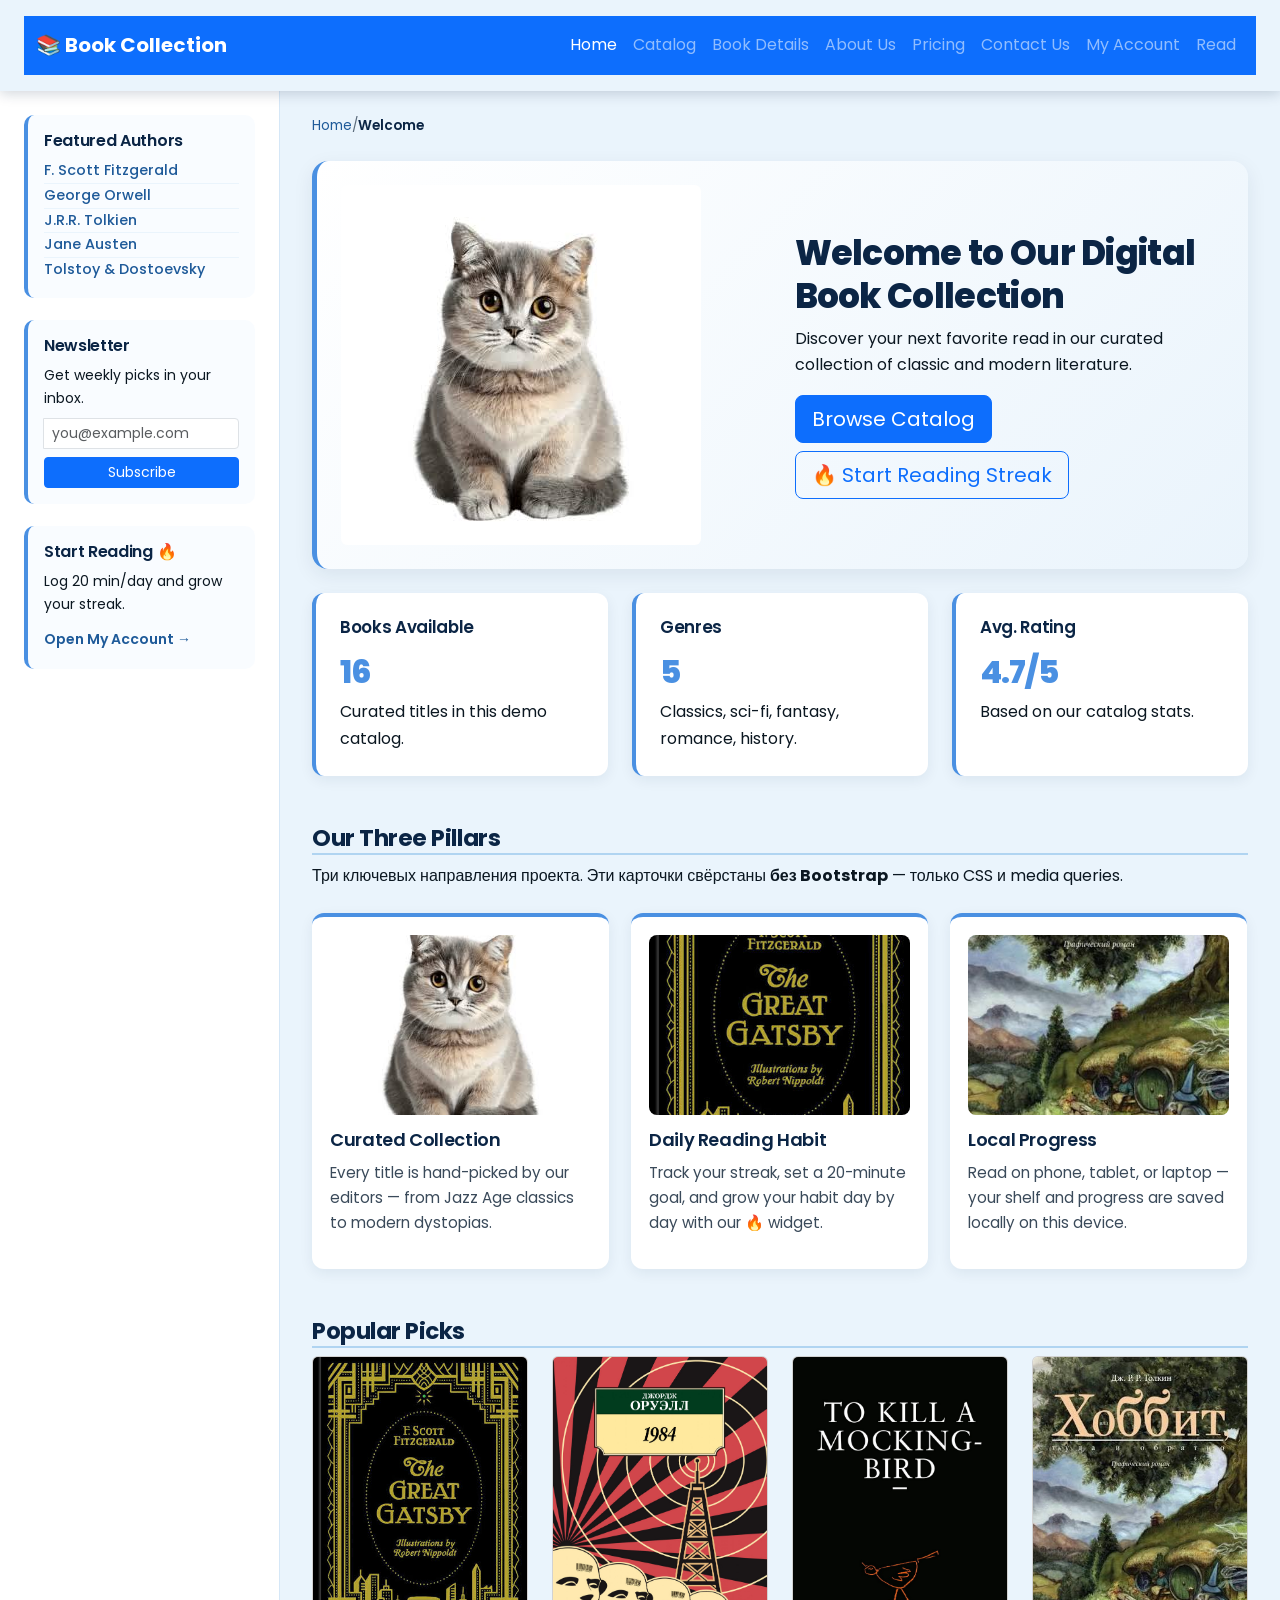
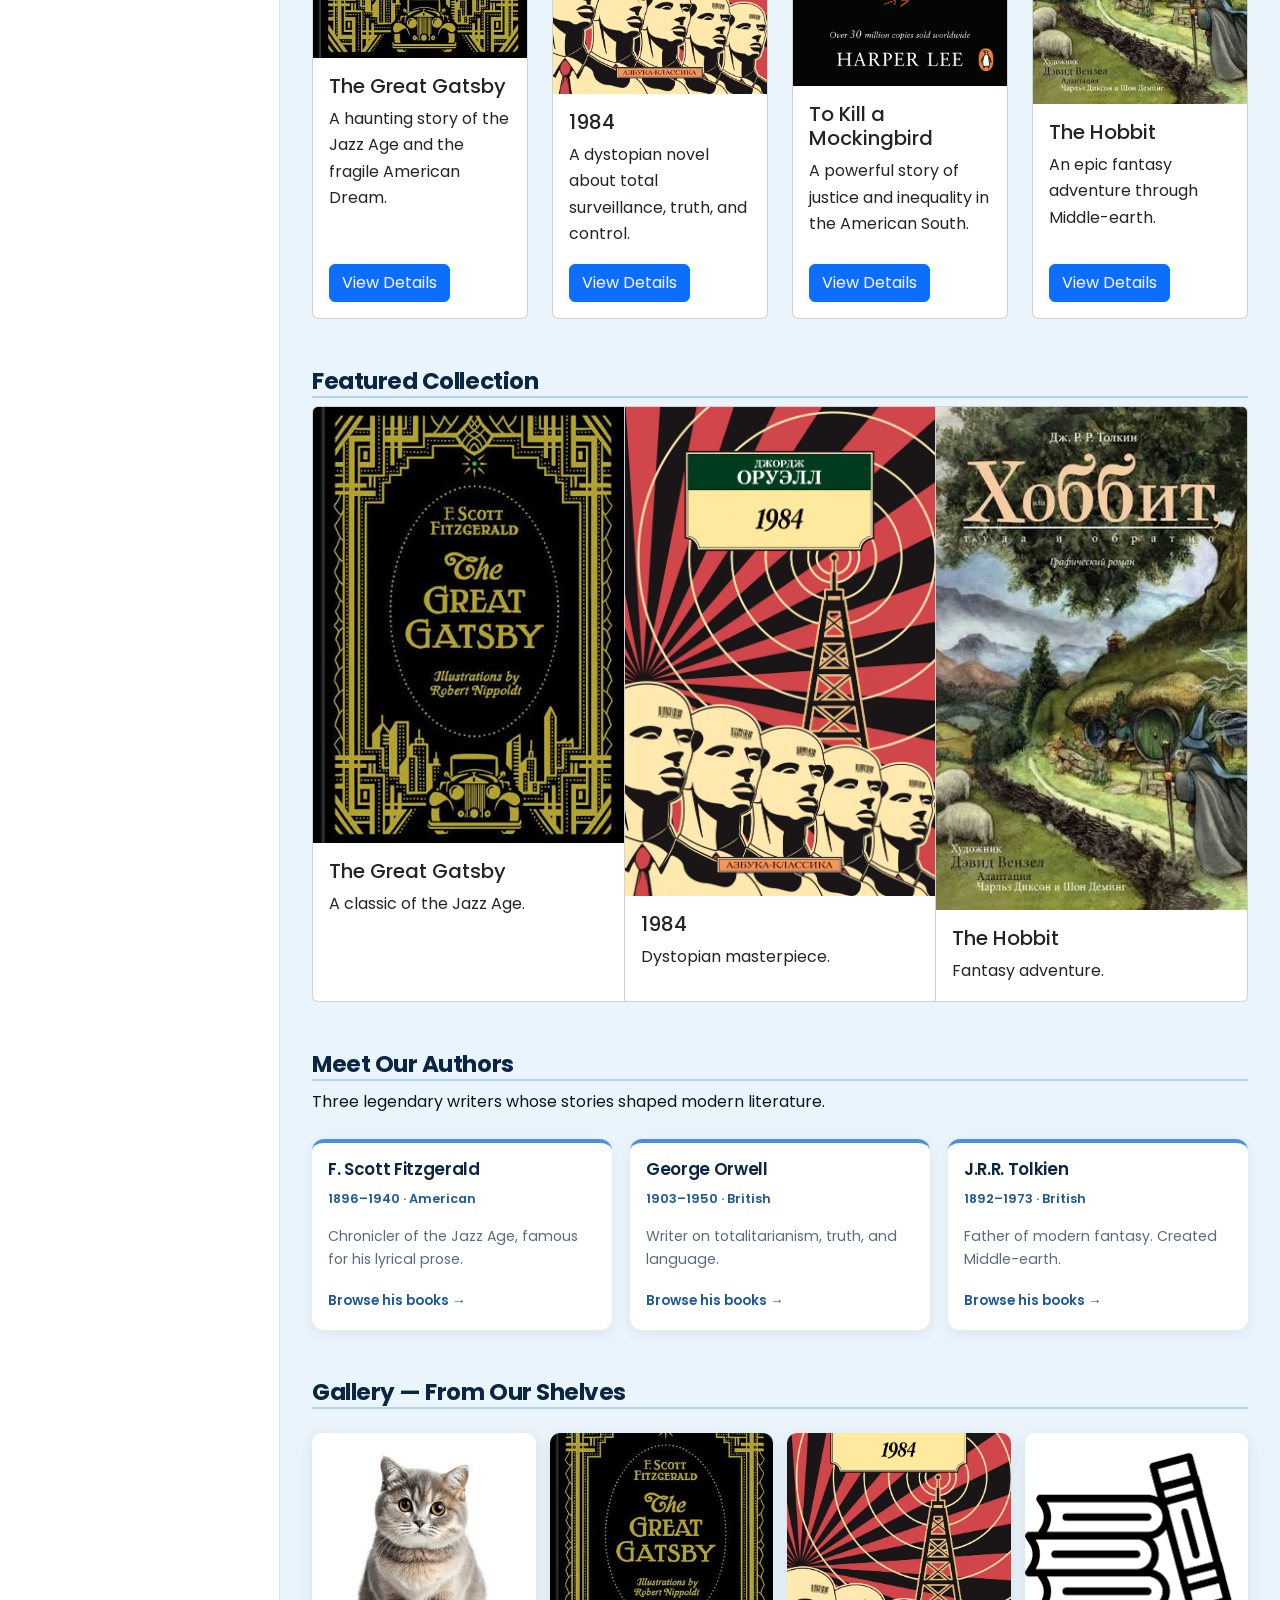
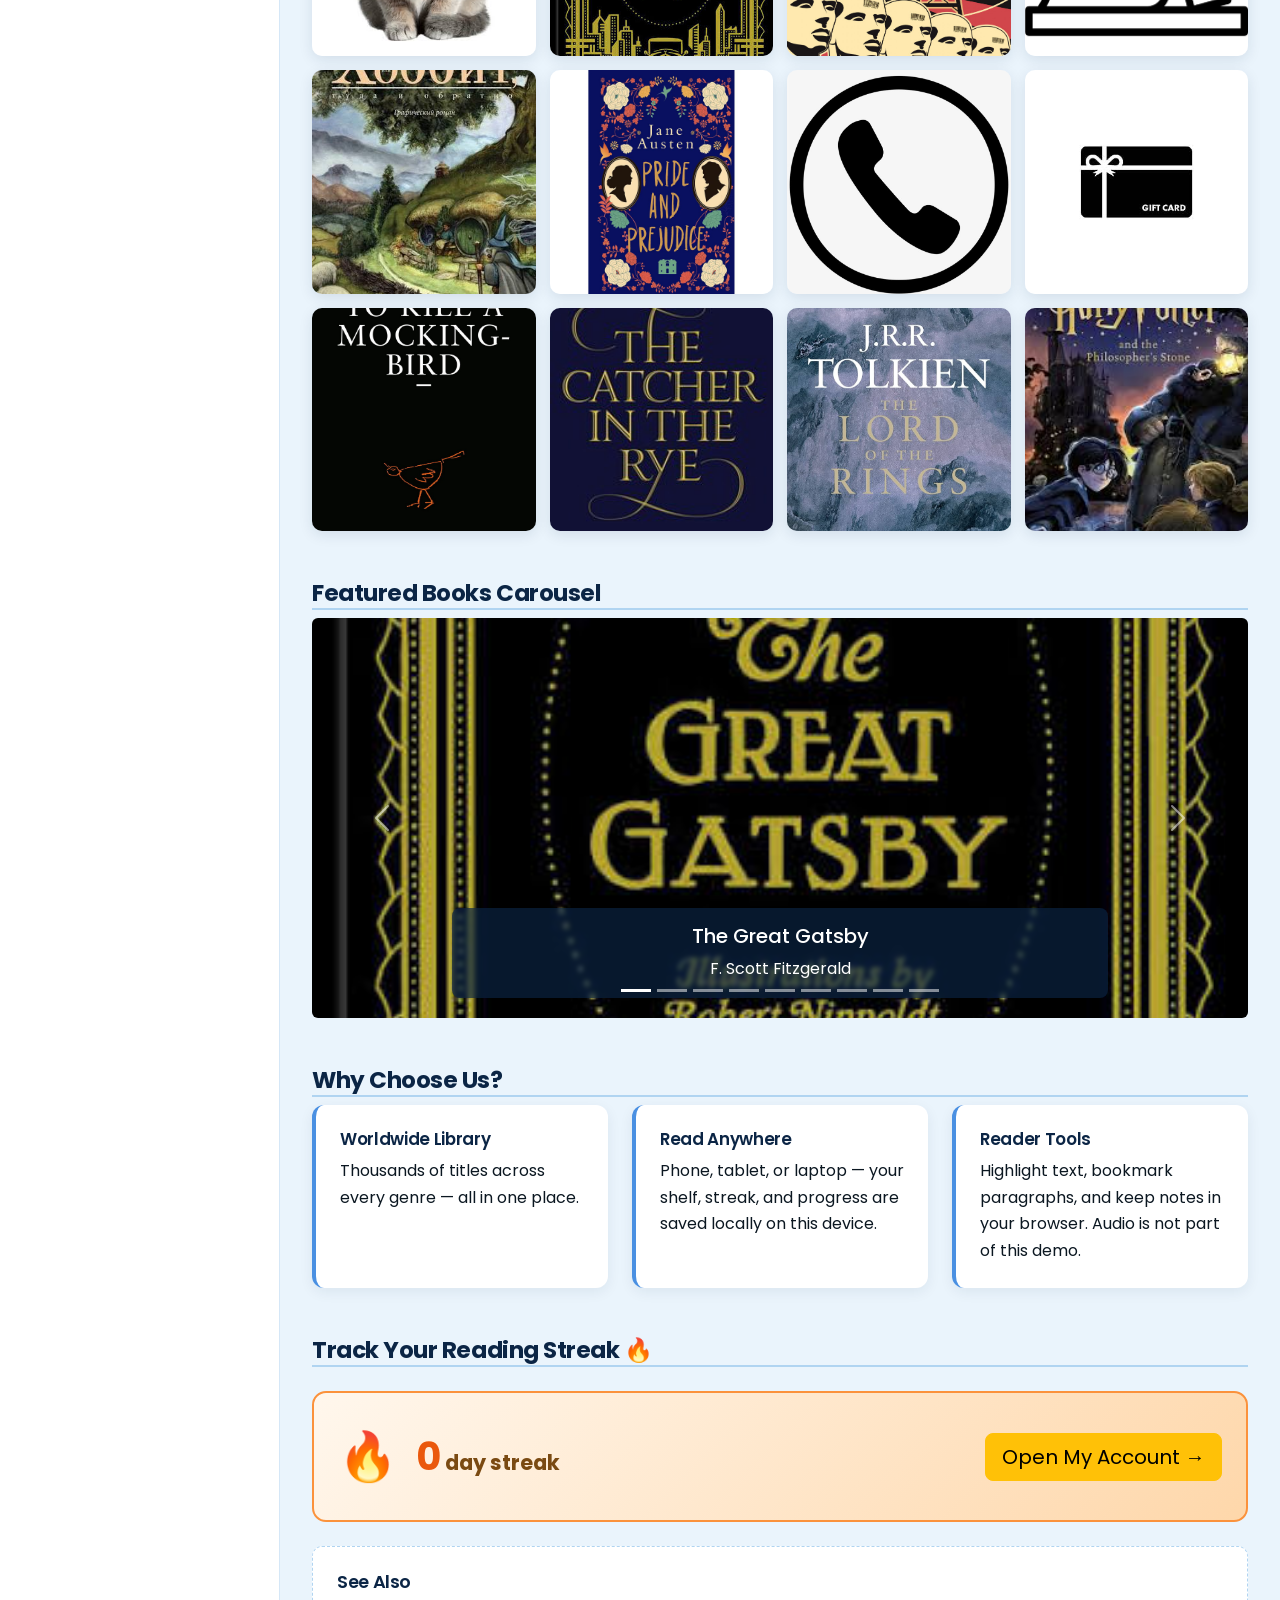
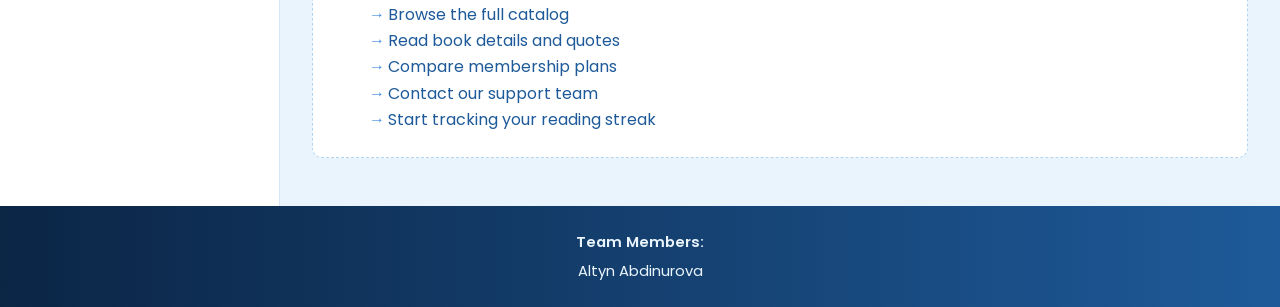
<file: index.html>
<!DOCTYPE html>
<html lang="en">
<head>
  <meta charset="UTF-8">
  <meta name="viewport" content="width=device-width, initial-scale=1.0">
  <title>Home — Digital Book Collection</title>
  <link href="https://cdn.jsdelivr.net/npm/bootstrap@5.3.2/dist/css/bootstrap.min.css" rel="stylesheet">
  <link rel="stylesheet" href="css/style.css">
</head>
<body>
  <div class="page-grid mx-auto">

    <header id="main-header" class="px-3 px-lg-4 py-3">
      <nav class="navbar navbar-expand-lg navbar-dark bg-primary w-100" aria-label="Main navigation">
        <div class="container-fluid">
          <a class="navbar-brand" href="index.html">
            <span class="fw-bold">📚 Book Collection</span>
          </a>
          <button class="navbar-toggler" type="button"
                  data-bs-toggle="collapse" data-bs-target="#navbarMain"
                  aria-controls="navbarMain" aria-expanded="false"
                  aria-label="Toggle navigation">
            <span class="navbar-toggler-icon"></span>
          </button>
          <div class="collapse navbar-collapse" id="navbarMain">
            <ul class="navbar-nav ms-auto mb-2 mb-lg-0">
              <li class="nav-item"><a class="nav-link active" aria-current="page" href="index.html">Home</a></li>
              <li class="nav-item"><a class="nav-link" href="2catalog.html">Catalog</a></li>
              <li class="nav-item"><a class="nav-link" href="3product.html">Book Details</a></li>
              <li class="nav-item"><a class="nav-link" href="4about.html">About Us</a></li>
              <li class="nav-item"><a class="nav-link" href="5prices.html">Pricing</a></li>
              <li class="nav-item"><a class="nav-link" href="6contact.html">Contact Us</a></li>
              <li class="nav-item"><a class="nav-link" href="7account.html">My Account</a></li>
              <li class="nav-item"><a class="nav-link" href="8reader.html">Read</a></li>
            </ul>
          </div>
        </div>
      </nav>
    </header>

    <aside class="sidebar p-3 p-lg-4">
      <div class="sidebar-block p-3">
        <h3 class="mb-2">Featured Authors</h3>
        <ul>
          <li><a href="#authors">F. Scott Fitzgerald</a></li>
          <li><a href="#authors">George Orwell</a></li>
          <li><a href="#authors">J.R.R. Tolkien</a></li>
          <li><a href="#authors">Jane Austen</a></li>
          <li><a href="#authors">Tolstoy &amp; Dostoevsky</a></li>
        </ul>
      </div>

      <div class="sidebar-block p-3">
        <h3 class="mb-2">Newsletter</h3>
        <p class="small mb-2">Get weekly picks in your inbox.</p>
        <form id="newsletter-form" action="#" method="post" class="p-0 m-0 border-0 shadow-none w-100">
          <div class="input-group input-group-sm mb-2">
            <label for="nl-email" class="visually-hidden">Email</label>
            <input type="email" class="form-control" id="nl-email" placeholder="you@example.com" required>
          </div>
          <button type="submit" class="btn btn-primary btn-sm w-100">Subscribe</button>
        </form>
      </div>

      <div class="sidebar-block p-3">
        <h3 class="mb-2">Start Reading 🔥</h3>
        <p class="small mb-2">Log 20 min/day and grow your streak.</p>
        <a href="7account.html" class="small fw-semibold d-inline-block mt-1">Open My Account →</a>
      </div>
    </aside>

    <main class="main-content p-3 p-lg-4">
      <div class="container-fluid px-0 px-sm-2">
        <p class="breadcrumb mb-2"><a href="index.html">Home</a> / <span>Welcome</span></p>

        <section class="hero p-4 my-4 mt-lg-4">
          <div class="row g-4 align-items-center">
            <div class="col-12 col-sm-6 col-md-6 col-lg-6">
              <img src="imgs/cat.jpg" alt="Library mascot cat in the bookstore welcome section" class="img-fluid rounded">
            </div>
            <div class="col-12 col-sm-6 col-md-6 col-lg-6">
              <h1>Welcome to Our Digital Book Collection</h1>
              <p>Discover your next favorite read in our curated collection of classic and modern literature.</p>
              <div class="hero-actions d-flex gap-2 flex-wrap mt-3">
                <a href="2catalog.html" class="btn btn-primary btn-lg">Browse Catalog</a>
                <a href="7account.html" class="btn btn-outline-primary btn-lg">🔥 Start Reading Streak</a>
              </div>
            </div>
          </div>
        </section>

        <div class="row g-4 mb-4">
          <div class="col-12 col-sm-6 col-md-6 col-lg-4">
            <div class="info-card h-100 p-4">
              <h3>Books Available</h3>
              <span class="big-number">16</span>
              <p class="mb-0">Curated titles in this demo catalog.</p>
            </div>
          </div>
          <div class="col-12 col-sm-6 col-md-6 col-lg-4">
            <div class="info-card h-100 p-4">
              <h3>Genres</h3>
              <span class="big-number">5</span>
              <p class="mb-0">Classics, sci-fi, fantasy, romance, history.</p>
            </div>
          </div>
          <div class="col-12 col-sm-6 col-md-6 col-lg-4">
            <div class="info-card h-100 p-4">
              <h3>Avg. Rating</h3>
              <span class="big-number">4.7/5</span>
              <p class="mb-0">Based on our catalog stats.</p>
            </div>
          </div>
        </div>

        <h2 class="mt-4 mt-lg-5">Our Three Pillars</h2>
        <p>Три ключевых направления проекта. Эти карточки свёрстаны <strong>без Bootstrap</strong> — только CSS и media queries.</p>

        <div class="custom-card-row my-4">
          <article class="custom-card">
            <img src="imgs/cat.jpg" alt="Friendly library mascot">
            <h3>Curated Collection</h3>
            <p>Every title is hand-picked by our editors — from Jazz Age classics to modern dystopias.</p>
          </article>
          <article class="custom-card">
            <img src="imgs/gatsby.jpg" alt="The Great Gatsby book cover">
            <h3>Daily Reading Habit</h3>
            <p>Track your streak, set a 20-minute goal, and grow your habit day by day with our 🔥 widget.</p>
          </article>
          <article class="custom-card">
            <img src="imgs/hobbit.jpg" alt="The Hobbit book cover">
            <h3>Local Progress</h3>
            <p>Read on phone, tablet, or laptop — your shelf and progress are saved locally on this device.</p>
          </article>
        </div>

        <h2 class="mt-4 mt-lg-5">Popular Picks</h2>
        <div class="row g-4 mb-4">
          <div class="col-12 col-sm-6 col-md-6 col-lg-3">
            <div class="card h-100">
              <img src="imgs/gatsby.jpg" alt="The Great Gatsby book cover" class="card-img-top">
              <div class="card-body d-flex flex-column">
                <h5 class="card-title">The Great Gatsby</h5>
                <p class="card-text flex-grow-1">A haunting story of the Jazz Age and the fragile American Dream.</p>
                <a href="3product.html#gatsby" class="btn btn-primary align-self-start">View Details</a>
              </div>
            </div>
          </div>
          <div class="col-12 col-sm-6 col-md-6 col-lg-3">
            <div class="card h-100">
              <img src="imgs/1984.jpg" alt="1984 book cover" class="card-img-top">
              <div class="card-body d-flex flex-column">
                <h5 class="card-title">1984</h5>
                <p class="card-text flex-grow-1">A dystopian novel about total surveillance, truth, and control.</p>
                <a href="3product.html#1984" class="btn btn-primary align-self-start">View Details</a>
              </div>
            </div>
          </div>
          <div class="col-12 col-sm-6 col-md-6 col-lg-3">
            <div class="card h-100">
              <img src="imgs/mockingbird.jpg" alt="To Kill a Mockingbird book cover" class="card-img-top">
              <div class="card-body d-flex flex-column">
                <h5 class="card-title">To Kill a Mockingbird</h5>
                <p class="card-text flex-grow-1">A powerful story of justice and inequality in the American South.</p>
                <a href="3product.html#mockingbird" class="btn btn-primary align-self-start">View Details</a>
              </div>
            </div>
          </div>
          <div class="col-12 col-sm-6 col-md-6 col-lg-3">
            <div class="card h-100">
              <img src="imgs/hobbit.jpg" alt="The Hobbit book cover" class="card-img-top">
              <div class="card-body d-flex flex-column">
                <h5 class="card-title">The Hobbit</h5>
                <p class="card-text flex-grow-1">An epic fantasy adventure through Middle-earth.</p>
                <a href="3product.html#hobbit" class="btn btn-primary align-self-start">View Details</a>
              </div>
            </div>
          </div>
        </div>

        <h2 class="mt-4 mt-lg-5">Featured Collection</h2>
        <div class="card-group mb-4">
          <div class="card">
            <img src="imgs/gatsby.jpg" class="card-img-top" alt="The Great Gatsby">
            <div class="card-body">
              <h5 class="card-title">The Great Gatsby</h5>
              <p class="card-text">A classic of the Jazz Age.</p>
            </div>
          </div>
          <div class="card">
            <img src="imgs/1984.jpg" class="card-img-top" alt="1984">
            <div class="card-body">
              <h5 class="card-title">1984</h5>
              <p class="card-text">Dystopian masterpiece.</p>
            </div>
          </div>
          <div class="card">
            <img src="imgs/hobbit.jpg" class="card-img-top" alt="The Hobbit">
            <div class="card-body">
              <h5 class="card-title">The Hobbit</h5>
              <p class="card-text">Fantasy adventure.</p>
            </div>
          </div>
        </div>

        <h2 id="authors" class="mt-4 mt-lg-5">Meet Our Authors</h2>
        <p>Three legendary writers whose stories shaped modern literature.</p>
        <div class="author-grid my-4">
          <div class="author-card p-3">
            <h3>F. Scott Fitzgerald</h3>
            <p class="author-meta">1896–1940 · American</p>
            <p>Chronicler of the Jazz Age, famous for his lyrical prose.</p>
            <a href="2catalog.html#classics" class="author-link">Browse his books →</a>
          </div>
          <div class="author-card p-3">
            <h3>George Orwell</h3>
            <p class="author-meta">1903–1950 · British</p>
            <p>Writer on totalitarianism, truth, and language.</p>
            <a href="2catalog.html#scifi" class="author-link">Browse his books →</a>
          </div>
          <div class="author-card p-3">
            <h3>J.R.R. Tolkien</h3>
            <p class="author-meta">1892–1973 · British</p>
            <p>Father of modern fantasy. Created Middle-earth.</p>
            <a href="2catalog.html#fantasy" class="author-link">Browse his books →</a>
          </div>
        </div>

        <h2 class="mt-4 mt-lg-5">Gallery — From Our Shelves</h2>
        <div class="gallery my-4">
          <div class="gallery-item"><img src="imgs/cat.jpg" alt="Library mascot cat"><div class="caption">Library Mascot</div></div>
          <div class="gallery-item"><img src="imgs/gatsby.jpg" alt="The Great Gatsby cover"><div class="caption">The Great Gatsby</div></div>
          <div class="gallery-item"><img src="imgs/1984.jpg" alt="1984 cover"><div class="caption">1984</div></div>
          <div class="gallery-item"><img src="imgs/logo.png" alt="Book Collection brand logo"><div class="caption">Our Brand</div></div>
          <div class="gallery-item"><img src="imgs/hobbit.jpg" alt="The Hobbit cover"><div class="caption">Featured Fantasy</div></div>
          <div class="gallery-item"><img src="imgs/pride.jpg" alt="Pride and Prejudice cover"><div class="caption">Pride &amp; Prejudice</div></div>
          <div class="gallery-item"><img src="imgs/contactlogo.jpg" alt="Contact support icon"><div class="caption">Contact Us</div></div>
          <div class="gallery-item"><img src="imgs/gift_card_logo.png" alt="Gift card option"><div class="caption">Gift Cards</div></div>
          <div class="gallery-item"><img src="imgs/mockingbird.jpg" alt="To Kill a Mockingbird cover"><div class="caption">Mockingbird</div></div>
          <div class="gallery-item"><img src="imgs/catcher.jpg" alt="The Catcher in the Rye cover"><div class="caption">Catcher in the Rye</div></div>
          <div class="gallery-item"><img src="imgs/lotr.jpg" alt="The Lord of the Rings cover"><div class="caption">Lord of the Rings</div></div>
          <div class="gallery-item"><img src="imgs/harry.jpg" alt="Harry Potter cover"><div class="caption">Harry Potter</div></div>
        </div>

        <h2 class="mt-4 mt-lg-5">Featured Books Carousel</h2>
        <div id="bookCarousel" class="carousel slide mb-5" data-bs-ride="carousel">
          <div class="carousel-indicators">
            <button type="button" data-bs-target="#bookCarousel" data-bs-slide-to="0" class="active" aria-current="true" aria-label="Slide 1"></button>
            <button type="button" data-bs-target="#bookCarousel" data-bs-slide-to="1" aria-label="Slide 2"></button>
            <button type="button" data-bs-target="#bookCarousel" data-bs-slide-to="2" aria-label="Slide 3"></button>
            <button type="button" data-bs-target="#bookCarousel" data-bs-slide-to="3" aria-label="Slide 4"></button>
            <button type="button" data-bs-target="#bookCarousel" data-bs-slide-to="4" aria-label="Slide 5"></button>
            <button type="button" data-bs-target="#bookCarousel" data-bs-slide-to="5" aria-label="Slide 6"></button>
            <button type="button" data-bs-target="#bookCarousel" data-bs-slide-to="6" aria-label="Slide 7"></button>
            <button type="button" data-bs-target="#bookCarousel" data-bs-slide-to="7" aria-label="Slide 8"></button>
            <button type="button" data-bs-target="#bookCarousel" data-bs-slide-to="8" aria-label="Slide 9"></button>
          </div>
          <div class="carousel-inner rounded">
            <div class="carousel-item active">
              <img src="imgs/gatsby.jpg" class="d-block w-100 carousel-img" alt="The Great Gatsby">
              <div class="carousel-caption d-none d-md-block p-3"><h5>The Great Gatsby</h5><p class="mb-0">F. Scott Fitzgerald</p></div>
            </div>
            <div class="carousel-item">
              <img src="imgs/1984.jpg" class="d-block w-100 carousel-img" alt="1984">
              <div class="carousel-caption d-none d-md-block p-3"><h5>1984</h5><p class="mb-0">George Orwell</p></div>
            </div>
            <div class="carousel-item">
              <img src="imgs/mockingbird.jpg" class="d-block w-100 carousel-img" alt="To Kill a Mockingbird">
              <div class="carousel-caption d-none d-md-block p-3"><h5>To Kill a Mockingbird</h5><p class="mb-0">Harper Lee</p></div>
            </div>
            <div class="carousel-item">
              <img src="imgs/hobbit.jpg" class="d-block w-100 carousel-img" alt="The Hobbit">
              <div class="carousel-caption d-none d-md-block p-3"><h5>The Hobbit</h5><p class="mb-0">J.R.R. Tolkien</p></div>
            </div>
            <div class="carousel-item">
              <img src="imgs/pride.jpg" class="d-block w-100 carousel-img" alt="Pride and Prejudice">
              <div class="carousel-caption d-none d-md-block p-3"><h5>Pride and Prejudice</h5><p class="mb-0">Jane Austen</p></div>
            </div>
            <div class="carousel-item">
              <img src="imgs/lotr.jpg" class="d-block w-100 carousel-img" alt="The Lord of the Rings">
              <div class="carousel-caption d-none d-md-block p-3"><h5>The Lord of the Rings</h5><p class="mb-0">J.R.R. Tolkien</p></div>
            </div>
            <div class="carousel-item">
              <img src="imgs/harry.jpg" class="d-block w-100 carousel-img" alt="Harry Potter">
              <div class="carousel-caption d-none d-md-block p-3"><h5>Harry Potter</h5><p class="mb-0">J.K. Rowling</p></div>
            </div>
            <div class="carousel-item">
              <img src="imgs/catcher.jpg" class="d-block w-100 carousel-img" alt="The Catcher in the Rye">
              <div class="carousel-caption d-none d-md-block p-3"><h5>The Catcher in the Rye</h5><p class="mb-0">J.D. Salinger</p></div>
            </div>
            <div class="carousel-item">
              <img src="imgs/cat.jpg" class="d-block w-100 carousel-img" alt="Library Mascot">
              <div class="carousel-caption d-none d-md-block p-3"><h5>Library Mascot</h5><p class="mb-0">Book Collection</p></div>
            </div>
          </div>
          <button class="carousel-control-prev" type="button" data-bs-target="#bookCarousel" data-bs-slide="prev">
            <span class="carousel-control-prev-icon" aria-hidden="true"></span>
            <span class="visually-hidden">Previous</span>
          </button>
          <button class="carousel-control-next" type="button" data-bs-target="#bookCarousel" data-bs-slide="next">
            <span class="carousel-control-next-icon" aria-hidden="true"></span>
            <span class="visually-hidden">Next</span>
          </button>
        </div>

        <h2 class="mt-4 mt-lg-5">Why Choose Us?</h2>
        <div class="row g-4 mb-4">
          <div class="col-12 col-md-6 col-lg-4">
            <div class="info-card h-100 p-4"><h3>Worldwide Library</h3><p class="mb-0">Thousands of titles across every genre — all in one place.</p></div>
          </div>
          <div class="col-12 col-md-6 col-lg-4">
            <div class="info-card h-100 p-4"><h3>Read Anywhere</h3><p class="mb-0">Phone, tablet, or laptop — your shelf, streak, and progress are saved locally on this device.</p></div>
          </div>
          <div class="col-12 col-md-6 col-lg-4">
            <div class="info-card h-100 p-4"><h3>Reader Tools</h3><p class="mb-0">Highlight text, bookmark paragraphs, and keep notes in your browser. Audio is not part of this demo.</p></div>
          </div>
        </div>

        <h2 class="mt-4 mt-lg-5">Track Your Reading Streak 🔥</h2>
        <div class="streak-hero p-4 my-4">
          <div class="streak-hero-flame">🔥</div>
          <div class="streak-hero-count"><span id="hero-streak-preview">0</span> day streak</div>
          <a href="7account.html" class="btn btn-warning btn-lg ms-auto">Open My Account →</a>
        </div>

        <div class="see-also my-4 p-3 p-lg-4">
          <h3 class="mb-2">See Also</h3>
          <ul class="mb-0">
            <li><a href="2catalog.html">Browse the full catalog</a></li>
            <li><a href="3product.html">Read book details and quotes</a></li>
            <li><a href="5prices.html">Compare membership plans</a></li>
            <li><a href="6contact.html">Contact our support team</a></li>
            <li><a href="7account.html">Start tracking your reading streak</a></li>
          </ul>
        </div>
      </div>
    </main>

    <footer class="p-4">
      <p class="mb-1">Team Members:</p>
      <ul><li>Altyn Abdinurova</li></ul>
    </footer>
  </div>

  <script src="https://cdn.jsdelivr.net/npm/bootstrap@5.3.2/dist/js/bootstrap.bundle.min.js"></script>
  <script>
    try {
      const days = JSON.parse(localStorage.getItem('bc_readDays') || '[]');
      const set = new Set(days);
      let current = 0;
      let d = new Date();
      if (!set.has(d.toISOString().slice(0,10))) d.setDate(d.getDate() - 1);
      while (set.has(d.toISOString().slice(0,10))) { current++; d.setDate(d.getDate() - 1); }
      const el = document.getElementById('hero-streak-preview');
      if (el) el.textContent = current;
    } catch (e) {}
  </script>
  <script>
    const nf = document.getElementById('newsletter-form');
    if (nf) {
      nf.addEventListener('submit', function (e) {
        e.preventDefault();
        alert('✅ Demo form — подписка НЕ оформлена. Это учебный проект.');
        this.reset();
      });
    }
  </script>
</body>
</html>
</file>
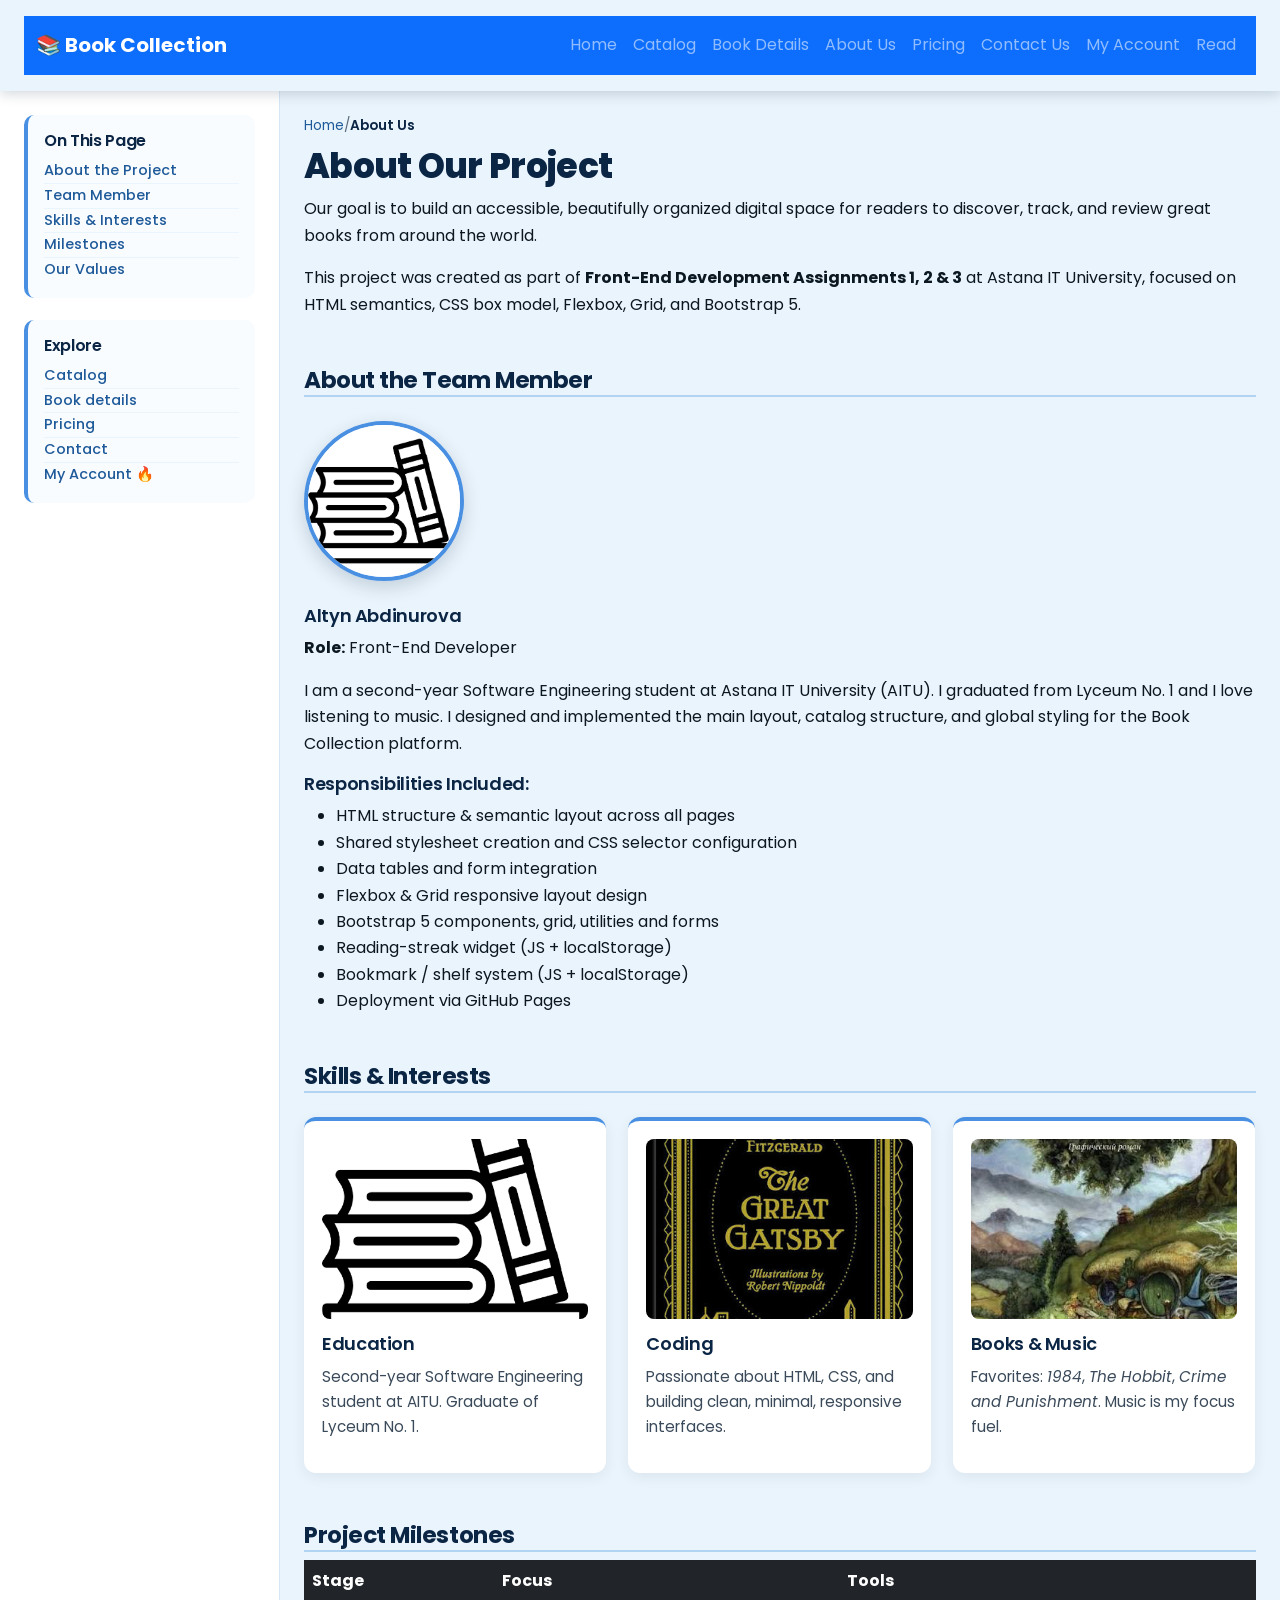
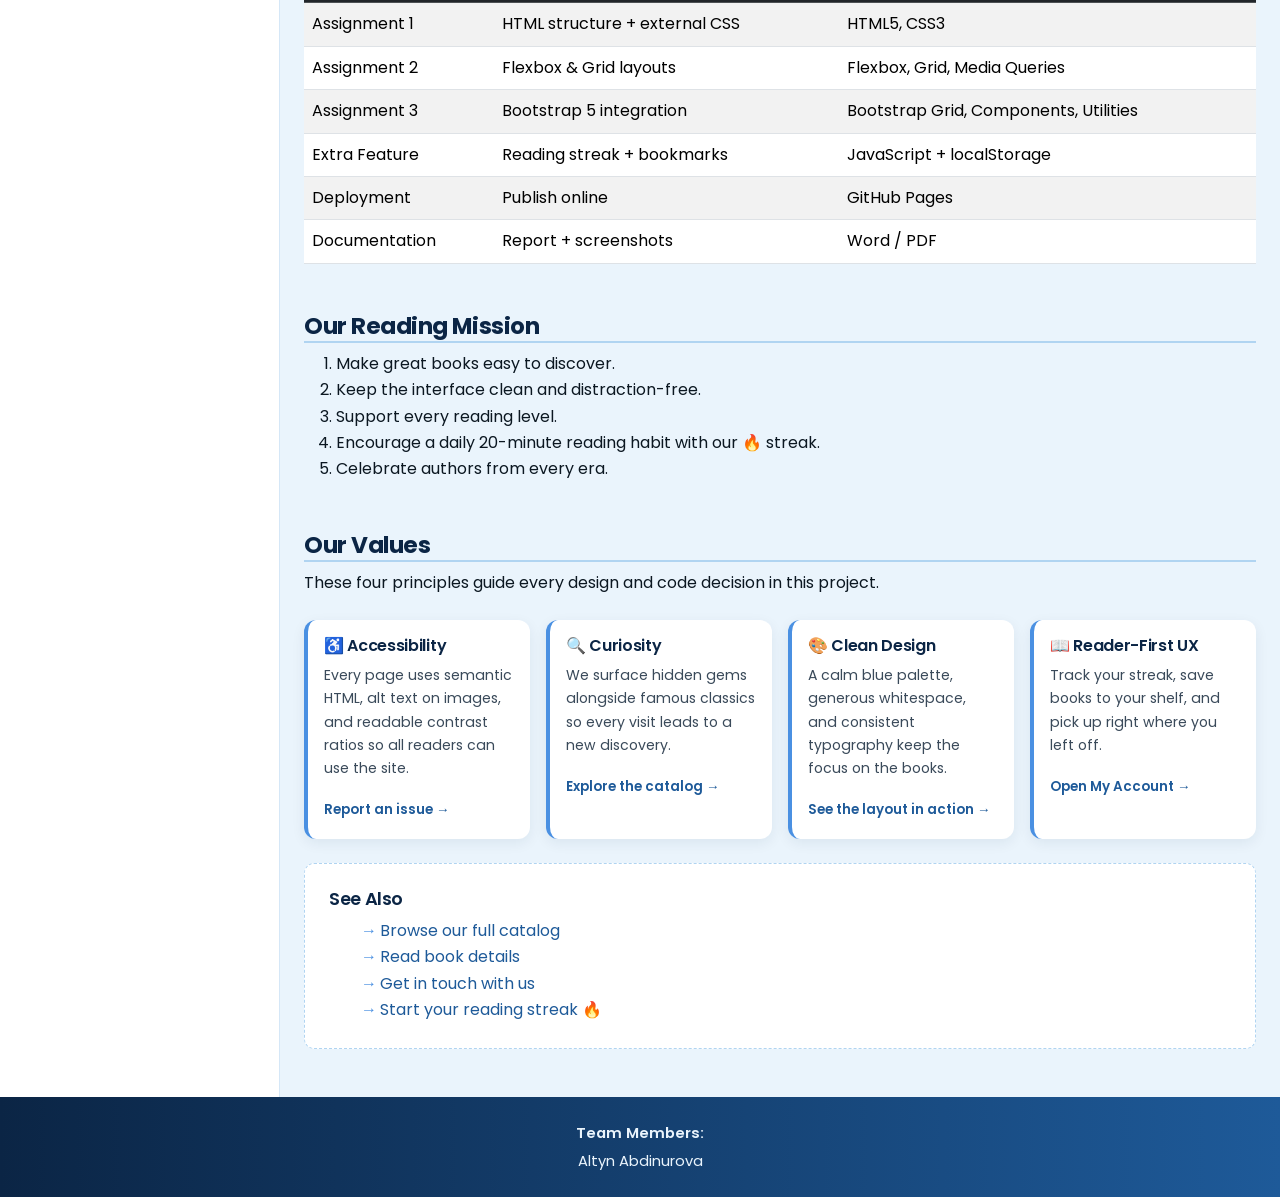
<file: 4about.html>
<!DOCTYPE html>
<html lang="en">
<head>
  <meta charset="UTF-8">
  <meta name="viewport" content="width=device-width, initial-scale=1.0">
  <title>About Us — Team Project</title>
  <link href="https://cdn.jsdelivr.net/npm/bootstrap@5.3.2/dist/css/bootstrap.min.css" rel="stylesheet">
  <link rel="stylesheet" href="css/style.css">
</head>
<body>
  <div class="page-grid mx-auto">
    <header id="main-header" class="px-3 px-lg-4 py-3">
      <nav class="navbar navbar-expand-lg navbar-dark bg-primary w-100">
        <div class="container-fluid">
          <a class="navbar-brand" href="index.html"><span class="fw-bold">📚 Book Collection</span></a>
          <button class="navbar-toggler" type="button" data-bs-toggle="collapse" data-bs-target="#navbarMain" aria-controls="navbarMain" aria-expanded="false" aria-label="Toggle navigation">
            <span class="navbar-toggler-icon"></span>
          </button>
          <div class="collapse navbar-collapse" id="navbarMain">
            <ul class="navbar-nav ms-auto mb-2 mb-lg-0">
              <li class="nav-item"><a class="nav-link" href="index.html">Home</a></li>
              <li class="nav-item"><a class="nav-link" href="2catalog.html">Catalog</a></li>
              <li class="nav-item"><a class="nav-link" href="3product.html">Book Details</a></li>
              <li class="nav-item"><a class="nav-link" href="4about.html">About Us</a></li>
              <li class="nav-item"><a class="nav-link" href="5prices.html">Pricing</a></li>
              <li class="nav-item"><a class="nav-link" href="6contact.html">Contact Us</a></li>
              <li class="nav-item"><a class="nav-link" href="7account.html">My Account</a></li>
              <li class="nav-item"><a class="nav-link" href="8reader.html">Read</a></li>
            </ul>
          </div>
        </div>
      </nav>
    </header>

    <aside class="sidebar p-3 p-lg-4">
      <div class="sidebar-block p-3">
        <h3 class="mb-2">On This Page</h3>
        <ul>
          <li><a href="#about-project">About the Project</a></li>
          <li><a href="#team">Team Member</a></li>
          <li><a href="#skills">Skills &amp; Interests</a></li>
          <li><a href="#milestones">Milestones</a></li>
          <li><a href="#values">Our Values</a></li>
        </ul>
      </div>

      <div class="sidebar-block p-3">
        <h3 class="mb-2">Explore</h3>
        <ul>
          <li><a href="2catalog.html">Catalog</a></li>
          <li><a href="3product.html">Book details</a></li>
          <li><a href="5prices.html">Pricing</a></li>
          <li><a href="6contact.html">Contact</a></li>
          <li><a href="7account.html">My Account 🔥</a></li>
        </ul>
      </div>
    </aside>

    <main class="main-content p-3 p-lg-4">
      <p class="breadcrumb mb-2"><a href="index.html">Home</a> / <span>About Us</span></p>

      <h1 id="about-project">About Our Project</h1>
      <p>Our goal is to build an accessible, beautifully organized digital space for readers to discover, track, and review great books from around the world.</p>
      <p>This project was created as part of <strong>Front-End Development Assignments 1, 2 &amp; 3</strong> at Astana IT University, focused on HTML semantics, CSS box model, Flexbox, Grid, and Bootstrap 5.</p>

      <h2 id="team" class="mt-4 mt-lg-5">About the Team Member</h2>
      <img src="imgs/logo.png" alt="Book Collection profile logo" class="profile-img my-4">

      <h3>Altyn Abdinurova</h3>
      <p><strong>Role:</strong> Front-End Developer</p>
      <p>I am a second-year Software Engineering student at Astana IT University (AITU). I graduated from Lyceum No. 1 and I love listening to music. I designed and implemented the main layout, catalog structure, and global styling for the Book Collection platform.</p>

      <h3>Responsibilities Included:</h3>
      <ul>
        <li>HTML structure &amp; semantic layout across all pages</li>
        <li>Shared stylesheet creation and CSS selector configuration</li>
        <li>Data tables and form integration</li>
        <li>Flexbox &amp; Grid responsive layout design</li>
        <li>Bootstrap 5 components, grid, utilities and forms</li>
        <li>Reading-streak widget (JS + localStorage)</li>
        <li>Bookmark / shelf system (JS + localStorage)</li>
        <li>Deployment via GitHub Pages</li>
      </ul>

      <h2 id="skills" class="mt-4 mt-lg-5">Skills &amp; Interests</h2>
      <div class="custom-card-row my-4">
        <article class="custom-card">
          <img src="imgs/logo.png" alt="Education icon">
          <h3>Education</h3>
          <p>Second-year Software Engineering student at AITU. Graduate of Lyceum No. 1.</p>
        </article>
        <article class="custom-card">
          <img src="imgs/gatsby.jpg" alt="Coding icon">
          <h3>Coding</h3>
          <p>Passionate about HTML, CSS, and building clean, minimal, responsive interfaces.</p>
        </article>
        <article class="custom-card">
          <img src="imgs/hobbit.jpg" alt="Books icon">
          <h3>Books &amp; Music</h3>
          <p>Favorites: <em>1984</em>, <em>The Hobbit</em>, <em>Crime and Punishment</em>. Music is my focus fuel.</p>
        </article>
      </div>

      <h2 id="milestones" class="mt-4 mt-lg-5">Project Milestones</h2>
      <div class="table-scroll mb-4">
        <table class="table table-striped table-hover align-middle mb-0">
          <thead class="table-dark">
            <tr><th>Stage</th><th>Focus</th><th>Tools</th></tr>
          </thead>
          <tbody>
            <tr><td>Assignment 1</td><td>HTML structure + external CSS</td><td>HTML5, CSS3</td></tr>
            <tr><td>Assignment 2</td><td>Flexbox &amp; Grid layouts</td><td>Flexbox, Grid, Media Queries</td></tr>
            <tr><td>Assignment 3</td><td>Bootstrap 5 integration</td><td>Bootstrap Grid, Components, Utilities</td></tr>
            <tr><td>Extra Feature</td><td>Reading streak + bookmarks</td><td>JavaScript + localStorage</td></tr>
            <tr><td>Deployment</td><td>Publish online</td><td>GitHub Pages</td></tr>
            <tr><td>Documentation</td><td>Report + screenshots</td><td>Word / PDF</td></tr>
          </tbody>
        </table>
      </div>

      <h2 class="mt-4 mt-lg-5">Our Reading Mission</h2>
      <ol>
        <li>Make great books easy to discover.</li>
        <li>Keep the interface clean and distraction-free.</li>
        <li>Support every reading level.</li>
        <li>Encourage a daily 20-minute reading habit with our 🔥 streak.</li>
        <li>Celebrate authors from every era.</li>
      </ol>

      <h2 id="values" class="mt-4 mt-lg-5">Our Values</h2>
      <p>These four principles guide every design and code decision in this project.</p>

      <div class="values-grid my-4">
        <div class="value-card p-3">
          <h3>♿ Accessibility</h3>
          <p>Every page uses semantic HTML, alt text on images, and readable contrast ratios so all readers can use the site.</p>
          <a href="6contact.html">Report an issue →</a>
        </div>
        <div class="value-card p-3">
          <h3>🔍 Curiosity</h3>
          <p>We surface hidden gems alongside famous classics so every visit leads to a new discovery.</p>
          <a href="2catalog.html">Explore the catalog →</a>
        </div>
        <div class="value-card p-3">
          <h3>🎨 Clean Design</h3>
          <p>A calm blue palette, generous whitespace, and consistent typography keep the focus on the books.</p>
          <a href="3product.html">See the layout in action →</a>
        </div>
        <div class="value-card p-3">
          <h3>📖 Reader-First UX</h3>
          <p>Track your streak, save books to your shelf, and pick up right where you left off.</p>
          <a href="7account.html">Open My Account →</a>
        </div>
      </div>

      <div class="see-also my-4 p-3 p-lg-4">
        <h3 class="mb-2">See Also</h3>
        <ul class="mb-0">
          <li><a href="2catalog.html">Browse our full catalog</a></li>
          <li><a href="3product.html">Read book details</a></li>
          <li><a href="6contact.html">Get in touch with us</a></li>
          <li><a href="7account.html">Start your reading streak 🔥</a></li>
        </ul>
      </div>
    </main>

    <footer class="p-4">
      <p class="mb-1">Team Members:</p>
      <ul><li>Altyn Abdinurova</li></ul>
    </footer>

  </div>
  <script src="https://cdn.jsdelivr.net/npm/bootstrap@5.3.2/dist/js/bootstrap.bundle.min.js"></script>
</body>
</html>
</file>
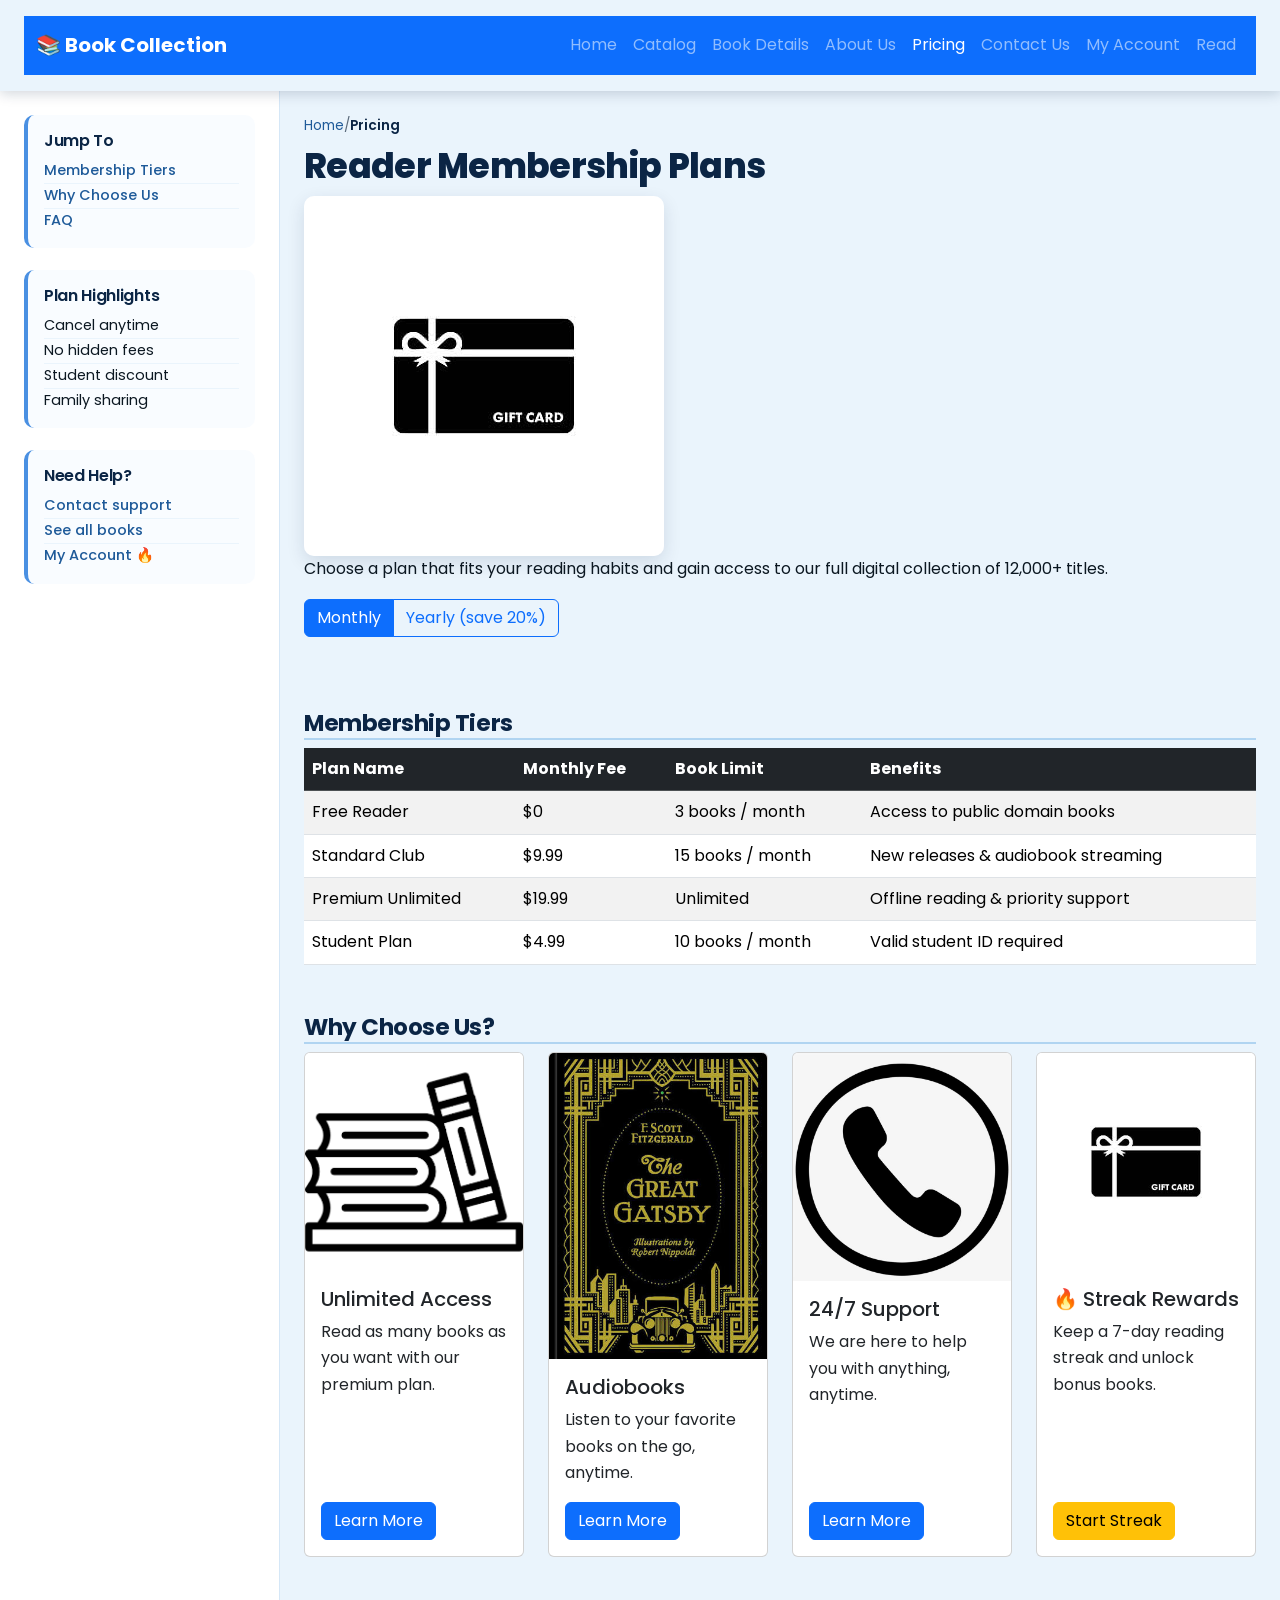
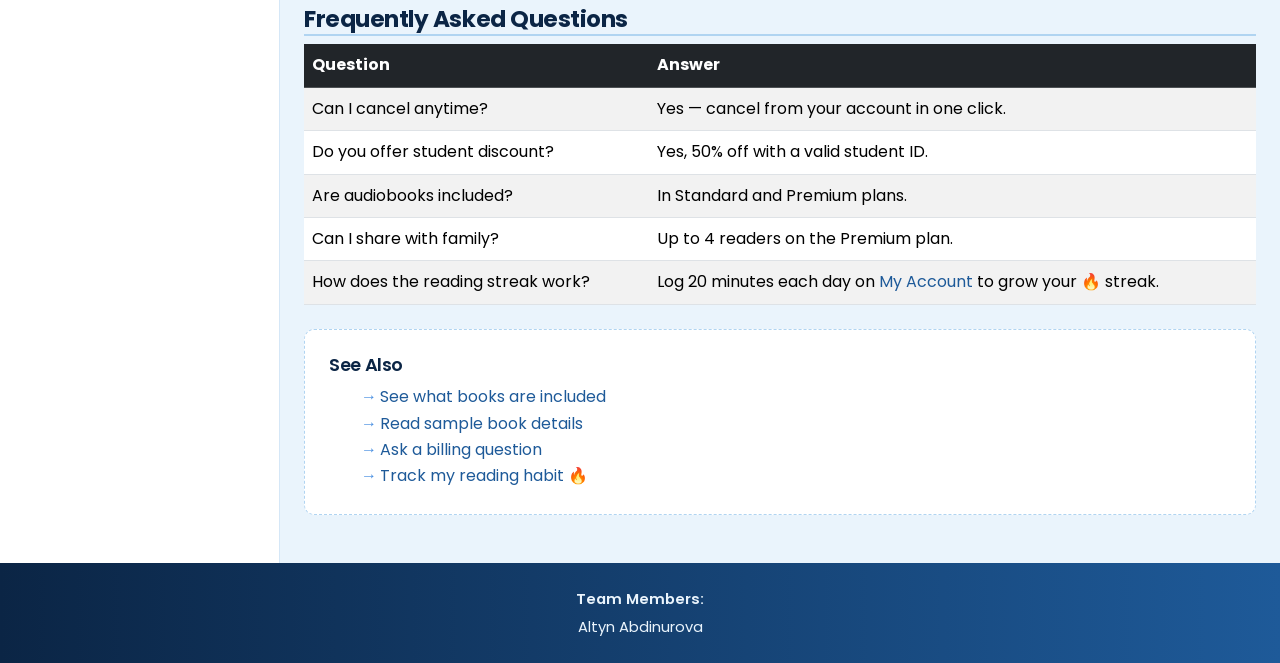
<file: 5prices.html>
<!DOCTYPE html>
<html lang="en">
<head>
  <meta charset="UTF-8">
  <meta name="viewport" content="width=device-width, initial-scale=1.0">
  <title>Pricing Plans — Reader Membership</title>
  <link href="https://cdn.jsdelivr.net/npm/bootstrap@5.3.2/dist/css/bootstrap.min.css" rel="stylesheet">
  <link rel="stylesheet" href="css/style.css">
</head>
<body>
  <div class="page-grid mx-auto">
    <header id="main-header" class="px-3 px-lg-4 py-3">
      <nav class="navbar navbar-expand-lg navbar-dark bg-primary w-100">
        <div class="container-fluid">
          <a class="navbar-brand" href="index.html"><span class="fw-bold">📚 Book Collection</span></a>
          <button class="navbar-toggler" type="button" data-bs-toggle="collapse" data-bs-target="#navbarMain" aria-controls="navbarMain" aria-expanded="false" aria-label="Toggle navigation">
            <span class="navbar-toggler-icon"></span>
          </button>
          <div class="collapse navbar-collapse" id="navbarMain">
            <ul class="navbar-nav ms-auto mb-2 mb-lg-0">
              <li class="nav-item"><a class="nav-link" href="index.html">Home</a></li>
              <li class="nav-item"><a class="nav-link" href="2catalog.html">Catalog</a></li>
              <li class="nav-item"><a class="nav-link" href="3product.html">Book Details</a></li>
              <li class="nav-item"><a class="nav-link" href="4about.html">About Us</a></li>
              <li class="nav-item"><a class="nav-link active" aria-current="page" href="5prices.html">Pricing</a></li>
              <li class="nav-item"><a class="nav-link" href="6contact.html">Contact Us</a></li>
              <li class="nav-item"><a class="nav-link" href="7account.html">My Account</a></li>
              <li class="nav-item"><a class="nav-link" href="8reader.html">Read</a></li>
            </ul>
          </div>
        </div>
      </nav>
    </header>

    <aside class="sidebar p-3 p-lg-4">
      <div class="sidebar-block p-3">
        <h3 class="mb-2">Jump To</h3>
        <ul>
          <li><a href="#tiers">Membership Tiers</a></li>
          <li><a href="#why">Why Choose Us</a></li>
          <li><a href="#faq">FAQ</a></li>
        </ul>
      </div>
      <div class="sidebar-block p-3">
        <h3 class="mb-2">Plan Highlights</h3>
        <ul>
          <li>Cancel anytime</li>
          <li>No hidden fees</li>
          <li>Student discount</li>
          <li>Family sharing</li>
        </ul>
      </div>
      <div class="sidebar-block p-3">
        <h3 class="mb-2">Need Help?</h3>
        <ul>
          <li><a href="6contact.html">Contact support</a></li>
          <li><a href="3product.html">See all books</a></li>
          <li><a href="7account.html">My Account 🔥</a></li>
        </ul>
      </div>
    </aside>

    <main class="main-content p-3 p-lg-4">
      <div class="container-fluid px-0">
        <p class="breadcrumb mb-2"><a href="index.html">Home</a> / <span>Pricing</span></p>

        <h1>Reader Membership Plans</h1>
        <img src="imgs/gift_card_logo.png" alt="Gift Card Option" class="page-img">
        <p>Choose a plan that fits your reading habits and gain access to our full digital collection of 12,000+ titles.</p>

        <div class="btn-group mb-4" role="group" aria-label="Billing period">
          <input type="radio" class="btn-check" name="billing" id="billing-monthly" value="monthly" checked>
          <label class="btn btn-outline-primary" for="billing-monthly">Monthly</label>

          <input type="radio" class="btn-check" name="billing" id="billing-yearly" value="yearly">
          <label class="btn btn-outline-primary" for="billing-yearly">Yearly (save 20%)</label>
        </div>

        <h2 id="tiers" class="mt-4 mt-lg-5">Membership Tiers</h2>
        <div class="table-scroll mb-4">
          <table class="table table-striped table-hover align-middle mb-0">
            <thead class="table-dark">
              <tr><th>Plan Name</th><th>Monthly Fee</th><th>Book Limit</th><th>Benefits</th></tr>
            </thead>
            <tbody>
              <tr><td>Free Reader</td><td>$0</td><td>3 books / month</td><td>Access to public domain books</td></tr>
              <tr><td>Standard Club</td><td>$9.99</td><td>15 books / month</td><td>New releases &amp; audiobook streaming</td></tr>
              <tr><td>Premium Unlimited</td><td>$19.99</td><td>Unlimited</td><td>Offline reading &amp; priority support</td></tr>
              <tr><td>Student Plan</td><td>$4.99</td><td>10 books / month</td><td>Valid student ID required</td></tr>
            </tbody>
          </table>
        </div>

        <h2 id="why" class="mt-4 mt-lg-5">Why Choose Us?</h2>
        <div class="row g-4 mb-4">
          <div class="col-12 col-sm-6 col-md-6 col-lg-3">
            <div class="card h-100">
              <img src="imgs/logo.png" alt="Unlimited access icon" class="card-img-top">
              <div class="card-body d-flex flex-column">
                <h5 class="card-title">Unlimited Access</h5>
                <p class="card-text flex-grow-1">Read as many books as you want with our premium plan.</p>
                <a href="6contact.html" class="btn btn-primary align-self-start">Learn More</a>
              </div>
            </div>
          </div>
          <div class="col-12 col-sm-6 col-md-6 col-lg-3">
            <div class="card h-100">
              <img src="imgs/gatsby.jpg" alt="Audiobooks icon" class="card-img-top">
              <div class="card-body d-flex flex-column">
                <h5 class="card-title">Audiobooks</h5>
                <p class="card-text flex-grow-1">Listen to your favorite books on the go, anytime.</p>
                <a href="2catalog.html" class="btn btn-primary align-self-start">Learn More</a>
              </div>
            </div>
          </div>
          <div class="col-12 col-sm-6 col-md-6 col-lg-3">
            <div class="card h-100">
              <img src="imgs/contactlogo.jpg" alt="Support icon" class="card-img-top">
              <div class="card-body d-flex flex-column">
                <h5 class="card-title">24/7 Support</h5>
                <p class="card-text flex-grow-1">We are here to help you with anything, anytime.</p>
                <a href="6contact.html" class="btn btn-primary align-self-start">Learn More</a>
              </div>
            </div>
          </div>
          <div class="col-12 col-sm-6 col-md-6 col-lg-3">
            <div class="card h-100">
              <img src="imgs/gift_card_logo.png" alt="Streak rewards icon" class="card-img-top">
              <div class="card-body d-flex flex-column">
                <h5 class="card-title">🔥 Streak Rewards</h5>
                <p class="card-text flex-grow-1">Keep a 7-day reading streak and unlock bonus books.</p>
                <a href="7account.html" class="btn btn-warning align-self-start">Start Streak</a>
              </div>
            </div>
          </div>
        </div>

        <h2 id="faq" class="mt-4 mt-lg-5">Frequently Asked Questions</h2>
        <div class="table-scroll mb-4">
          <table class="table table-striped table-hover align-middle mb-0">
            <thead class="table-dark">
              <tr><th>Question</th><th>Answer</th></tr>
            </thead>
            <tbody>
              <tr><td>Can I cancel anytime?</td><td>Yes — cancel from your account in one click.</td></tr>
              <tr><td>Do you offer student discount?</td><td>Yes, 50% off with a valid student ID.</td></tr>
              <tr><td>Are audiobooks included?</td><td>In Standard and Premium plans.</td></tr>
              <tr><td>Can I share with family?</td><td>Up to 4 readers on the Premium plan.</td></tr>
              <tr><td>How does the reading streak work?</td><td>Log 20 minutes each day on <a href="7account.html">My Account</a> to grow your 🔥 streak.</td></tr>
            </tbody>
          </table>
        </div>

        <div class="see-also my-4 p-3 p-lg-4">
          <h3 class="mb-2">See Also</h3>
          <ul class="mb-0">
            <li><a href="2catalog.html">See what books are included</a></li>
            <li><a href="3product.html">Read sample book details</a></li>
            <li><a href="6contact.html">Ask a billing question</a></li>
            <li><a href="7account.html">Track my reading habit 🔥</a></li>
          </ul>
        </div>
      </div>
    </main>

    <footer class="p-4">
      <p class="mb-1">Team Members:</p>
      <ul><li>Altyn Abdinurova</li></ul>
    </footer>

  </div>

  <script src="https://cdn.jsdelivr.net/npm/bootstrap@5.3.2/dist/js/bootstrap.bundle.min.js"></script>
</body>
</html>
</file>
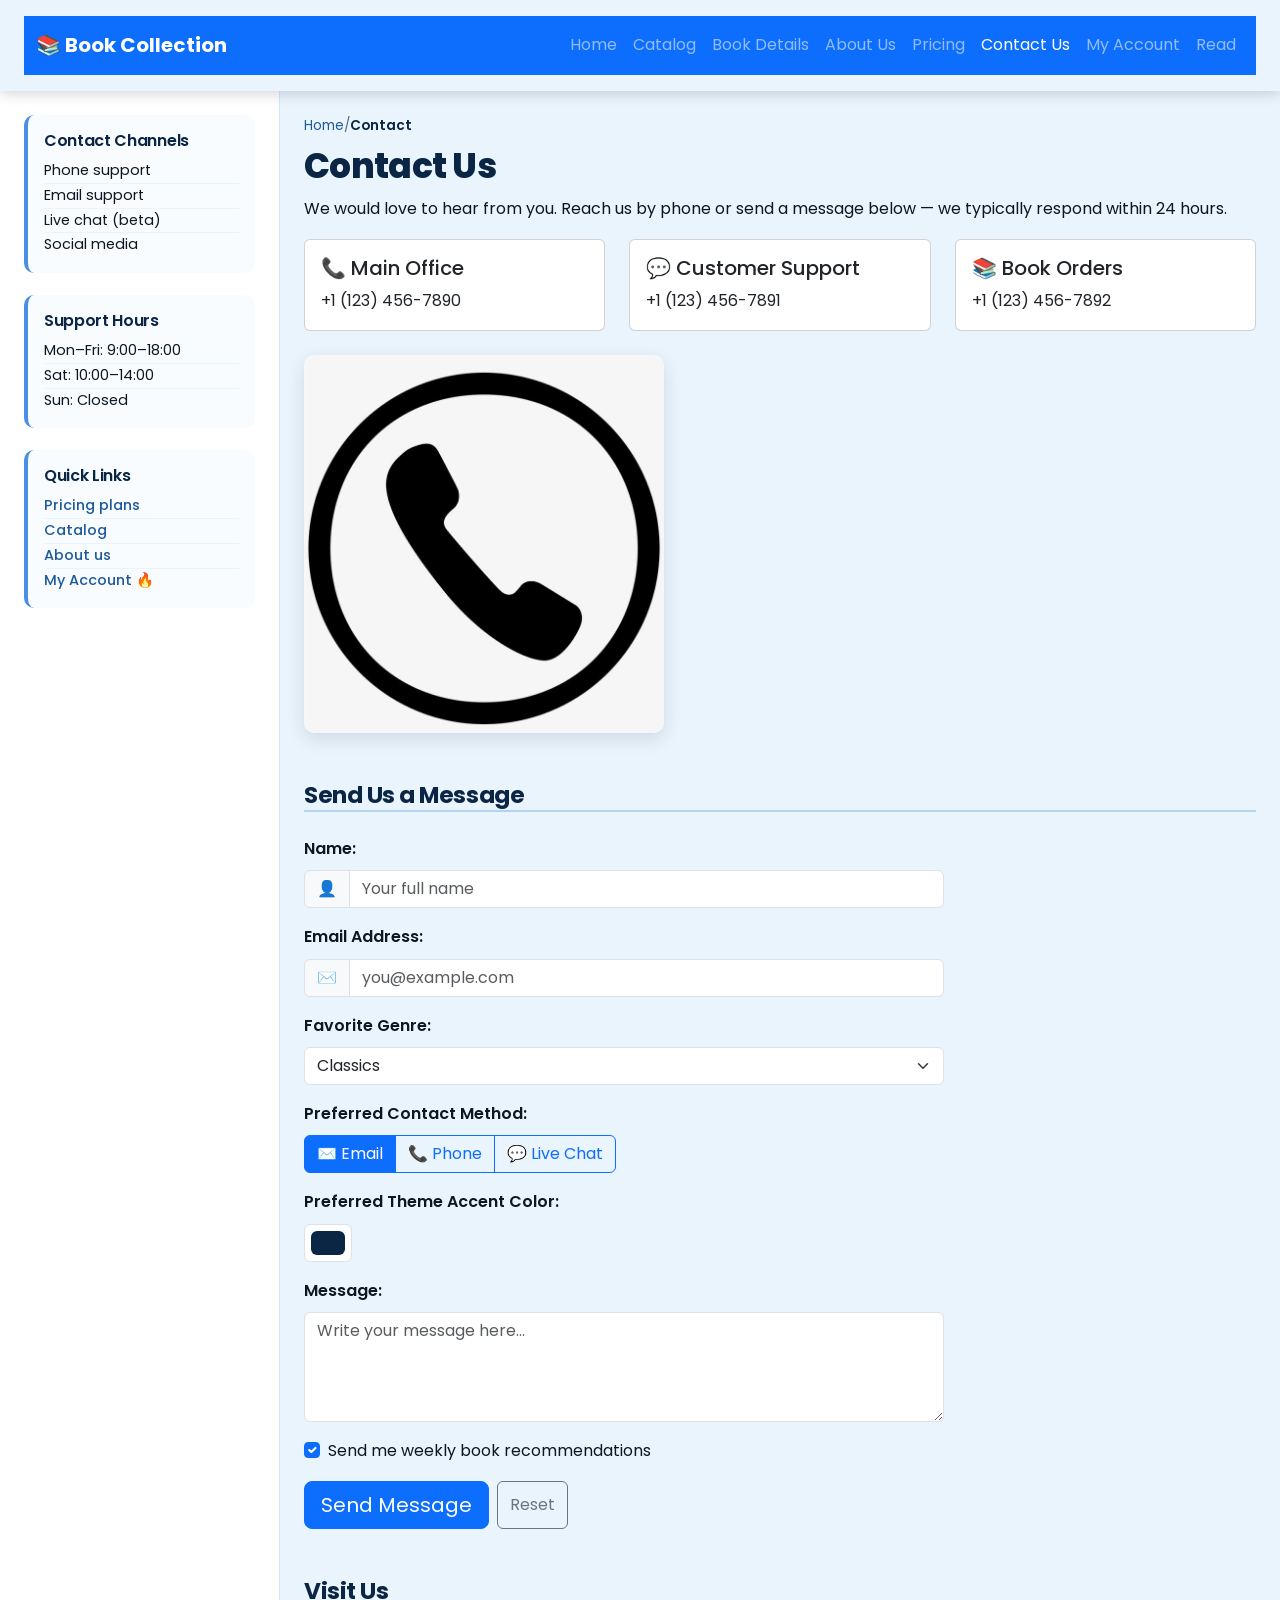
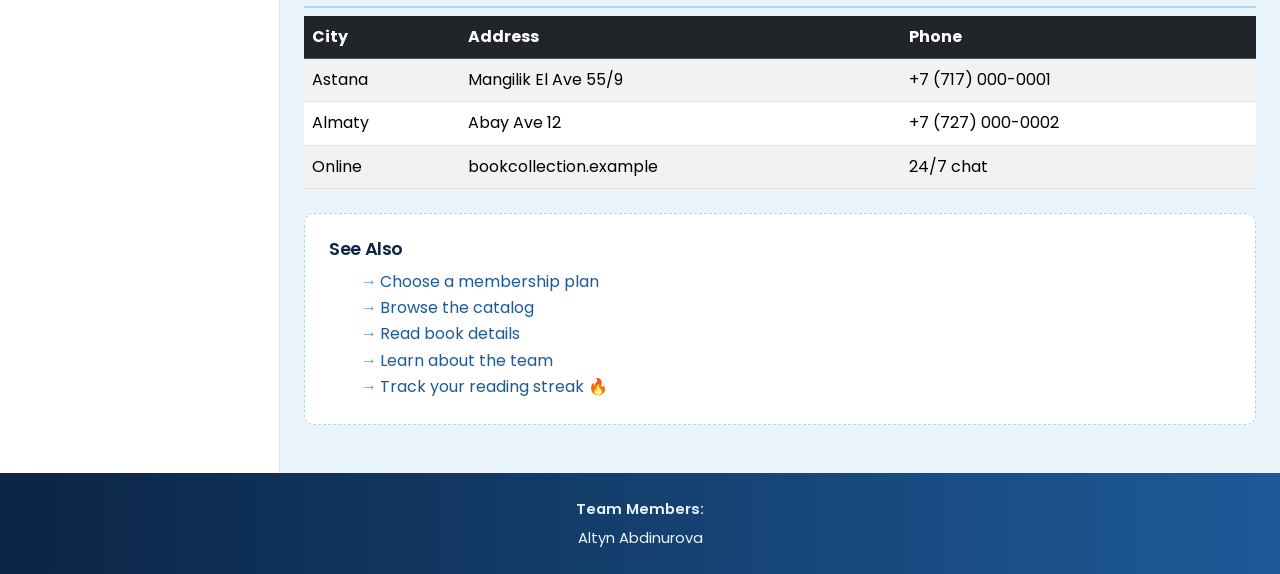
<file: 6contact.html>
<!DOCTYPE html>
<html lang="en">
<head>
  <meta charset="UTF-8">
  <meta name="viewport" content="width=device-width, initial-scale=1.0">
  <title>Contact Us — Digital Book Collection</title>
  <link href="https://cdn.jsdelivr.net/npm/bootstrap@5.3.2/dist/css/bootstrap.min.css" rel="stylesheet">
  <link rel="stylesheet" href="css/style.css">
</head>
<body>
  <div class="page-grid mx-auto">
    <header id="main-header" class="px-3 px-lg-4 py-3">
      <nav class="navbar navbar-expand-lg navbar-dark bg-primary w-100">
        <div class="container-fluid">
          <a class="navbar-brand" href="index.html"><span class="fw-bold">📚 Book Collection</span></a>
          <button class="navbar-toggler" type="button" data-bs-toggle="collapse" data-bs-target="#navbarMain" aria-controls="navbarMain" aria-expanded="false" aria-label="Toggle navigation">
            <span class="navbar-toggler-icon"></span>
          </button>
          <div class="collapse navbar-collapse" id="navbarMain">
            <ul class="navbar-nav ms-auto mb-2 mb-lg-0">
              <li class="nav-item"><a class="nav-link" href="index.html">Home</a></li>
              <li class="nav-item"><a class="nav-link" href="2catalog.html">Catalog</a></li>
              <li class="nav-item"><a class="nav-link" href="3product.html">Book Details</a></li>
              <li class="nav-item"><a class="nav-link" href="4about.html">About Us</a></li>
              <li class="nav-item"><a class="nav-link" href="5prices.html">Pricing</a></li>
              <li class="nav-item"><a class="nav-link active" aria-current="page" href="6contact.html">Contact Us</a></li>
              <li class="nav-item"><a class="nav-link" href="7account.html">My Account</a></li>
              <li class="nav-item"><a class="nav-link" href="8reader.html">Read</a></li>
            </ul>
          </div>
        </div>
      </nav>
    </header>

    <aside class="sidebar p-3 p-lg-4">
      <div class="sidebar-block p-3">
        <h3 class="mb-2">Contact Channels</h3>
        <ul>
          <li>Phone support</li>
          <li>Email support</li>
          <li>Live chat (beta)</li>
          <li>Social media</li>
        </ul>
      </div>
      <div class="sidebar-block p-3">
        <h3 class="mb-2">Support Hours</h3>
        <ul>
          <li>Mon–Fri: 9:00–18:00</li>
          <li>Sat: 10:00–14:00</li>
          <li>Sun: Closed</li>
        </ul>
      </div>
      <div class="sidebar-block p-3">
        <h3 class="mb-2">Quick Links</h3>
        <ul>
          <li><a href="5prices.html">Pricing plans</a></li>
          <li><a href="2catalog.html">Catalog</a></li>
          <li><a href="4about.html">About us</a></li>
          <li><a href="7account.html">My Account 🔥</a></li>
        </ul>
      </div>
    </aside>

    <main class="main-content p-3 p-lg-4">
      <div class="container-fluid px-0">
        <p class="breadcrumb mb-2"><a href="index.html">Home</a> / <span>Contact</span></p>

        <h1>Contact Us</h1>
        <p>We would love to hear from you. Reach us by phone or send a message below — we typically respond within 24 hours.</p>

        <div class="row g-4 mb-4">
          <div class="col-12 col-sm-6 col-md-6 col-lg-4">
            <div class="card h-100">
              <div class="card-body">
                <h5 class="card-title">📞 Main Office</h5>
                <p class="card-text mb-0">+1 (123) 456-7890</p>
              </div>
            </div>
          </div>
          <div class="col-12 col-sm-6 col-md-6 col-lg-4">
            <div class="card h-100">
              <div class="card-body">
                <h5 class="card-title">💬 Customer Support</h5>
                <p class="card-text mb-0">+1 (123) 456-7891</p>
              </div>
            </div>
          </div>
          <div class="col-12 col-sm-6 col-md-6 col-lg-4">
            <div class="card h-100">
              <div class="card-body">
                <h5 class="card-title">📚 Book Orders</h5>
                <p class="card-text mb-0">+1 (123) 456-7892</p>
              </div>
            </div>
          </div>
        </div>

        <img src="imgs/contactlogo.jpg" alt="Phone icon for customer contact details" class="page-img">

        <h2 class="mt-4 mt-lg-5">Send Us a Message</h2>
        <form id="contact-form" action="#" method="post" class="mt-4 mb-5 form-narrow">
          <div class="mb-3">
            <label for="name" class="form-label fw-semibold">Name:</label>
            <div class="input-group">
              <span class="input-group-text">👤</span>
              <input type="text" class="form-control" id="name" name="name" placeholder="Your full name" required>
            </div>
          </div>

          <div class="mb-3">
            <label for="email" class="form-label fw-semibold">Email Address:</label>
            <div class="input-group">
              <span class="input-group-text">✉️</span>
              <input type="email" class="form-control" id="email" name="email" placeholder="you@example.com" required>
            </div>
          </div>

          <div class="mb-3">
            <label for="genre" class="form-label fw-semibold">Favorite Genre:</label>
            <select id="genre" name="genre" class="form-select">
              <option value="classics">Classics</option>
              <option value="fantasy">Fantasy</option>
              <option value="sci-fi">Science Fiction</option>
              <option value="romance">Romance</option>
              <option value="coming-of-age">Coming-of-Age</option>
            </select>
          </div>

          <div class="mb-3">
            <label class="form-label fw-semibold d-block">Preferred Contact Method:</label>
            <div class="btn-group" role="group" aria-label="Contact preference">
              <input type="radio" class="btn-check" name="contact-method" id="cm-email" value="email" checked>
              <label class="btn btn-outline-primary" for="cm-email">✉️ Email</label>

              <input type="radio" class="btn-check" name="contact-method" id="cm-phone" value="phone">
              <label class="btn btn-outline-primary" for="cm-phone">📞 Phone</label>

              <input type="radio" class="btn-check" name="contact-method" id="cm-chat" value="chat">
              <label class="btn btn-outline-primary" for="cm-chat">💬 Live Chat</label>
            </div>
          </div>

          <div class="mb-3">
            <label for="theme-color" class="form-label fw-semibold">Preferred Theme Accent Color:</label>
            <input type="color" class="form-control form-control-color" id="theme-color" name="theme-color" value="#0b2545" title="Choose your accent color">
          </div>

          <div class="mb-3">
            <label for="message" class="form-label fw-semibold">Message:</label>
            <textarea class="form-control" id="message" name="message" rows="4" placeholder="Write your message here..."></textarea>
          </div>

          <div class="form-check mb-3">
            <input class="form-check-input" type="checkbox" id="subscribe" name="subscribe" checked>
            <label class="form-check-label" for="subscribe">
              Send me weekly book recommendations
            </label>
          </div>

          <div class="d-flex gap-2 flex-wrap">
            <button type="submit" class="btn btn-primary btn-lg">Send Message</button>
            <button type="reset" class="btn btn-outline-secondary">Reset</button>
          </div>
        </form>

        <h2 class="mt-4 mt-lg-5">Visit Us</h2>
        <div class="table-scroll mb-4">
          <table class="table table-striped table-hover align-middle mb-0">
            <thead class="table-dark">
              <tr><th>City</th><th>Address</th><th>Phone</th></tr>
            </thead>
            <tbody>
              <tr><td>Astana</td><td>Mangilik El Ave 55/9</td><td>+7 (717) 000-0001</td></tr>
              <tr><td>Almaty</td><td>Abay Ave 12</td><td>+7 (727) 000-0002</td></tr>
              <tr><td>Online</td><td>bookcollection.example</td><td>24/7 chat</td></tr>
            </tbody>
          </table>
        </div>

        <div class="see-also my-4 p-3 p-lg-4">
          <h3 class="mb-2">See Also</h3>
          <ul class="mb-0">
            <li><a href="5prices.html">Choose a membership plan</a></li>
            <li><a href="2catalog.html">Browse the catalog</a></li>
            <li><a href="3product.html">Read book details</a></li>
            <li><a href="4about.html">Learn about the team</a></li>
            <li><a href="7account.html">Track your reading streak 🔥</a></li>
          </ul>
        </div>
      </div>
    </main>

    <footer class="p-4">
      <p class="mb-1">Team Members:</p>
      <ul><li>Altyn Abdinurova</li></ul>
    </footer>

  </div>

  <script src="https://cdn.jsdelivr.net/npm/bootstrap@5.3.2/dist/js/bootstrap.bundle.min.js"></script>
  <script>
    document.getElementById('contact-form').addEventListener('submit', function(e) {
      e.preventDefault();
      alert('✅ Demo form — ваше сообщение НЕ отправлено. Это учебный проект.');
      this.reset();
    });
  </script>
</body>
</html>
</file>
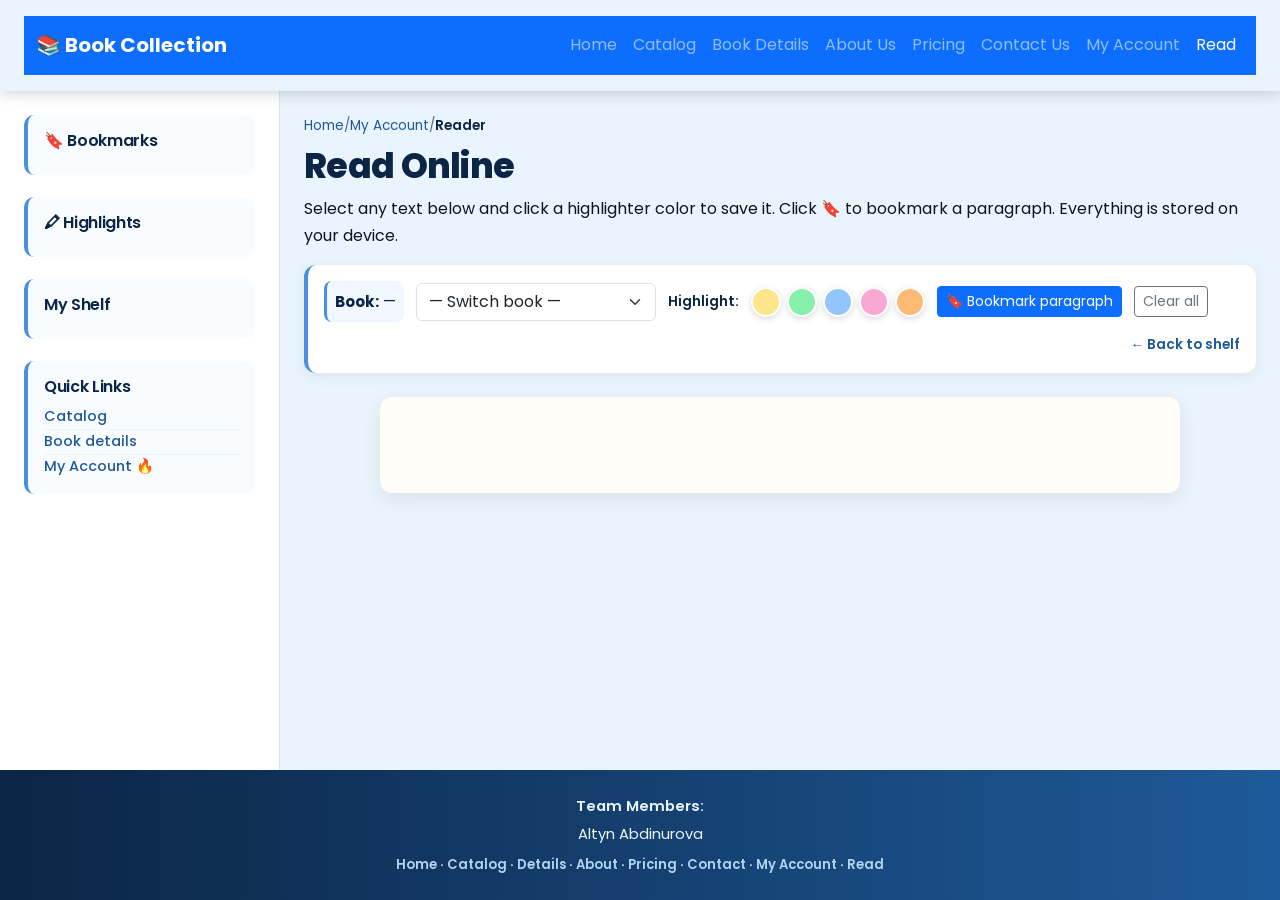
<file: 8reader.html>
<!DOCTYPE html>
<html lang="en">
<head>
  <meta charset="UTF-8">
  <meta name="viewport" content="width=device-width, initial-scale=1.0">
  <title>Reader — Digital Book Collection</title>
  <link href="https://cdn.jsdelivr.net/npm/bootstrap@5.3.2/dist/css/bootstrap.min.css" rel="stylesheet">
  <link rel="stylesheet" href="css/style.css">
</head>
<body>
  <div class="page-grid mx-auto">
    <header id="main-header" class="px-3 px-lg-4 py-3">
      <nav class="navbar navbar-expand-lg navbar-dark bg-primary w-100">
        <div class="container-fluid">
          <a class="navbar-brand" href="index.html"><span class="fw-bold">📚 Book Collection</span></a>
          <button class="navbar-toggler" type="button" data-bs-toggle="collapse" data-bs-target="#navbarMain" aria-controls="navbarMain" aria-expanded="false" aria-label="Toggle navigation">
            <span class="navbar-toggler-icon"></span>
          </button>
          <div class="collapse navbar-collapse" id="navbarMain">
            <ul class="navbar-nav ms-auto mb-2 mb-lg-0">
              <li class="nav-item"><a class="nav-link" href="index.html">Home</a></li>
              <li class="nav-item"><a class="nav-link" href="2catalog.html">Catalog</a></li>
              <li class="nav-item"><a class="nav-link" href="3product.html">Book Details</a></li>
              <li class="nav-item"><a class="nav-link" href="4about.html">About Us</a></li>
              <li class="nav-item"><a class="nav-link" href="5prices.html">Pricing</a></li>
              <li class="nav-item"><a class="nav-link" href="6contact.html">Contact Us</a></li>
              <li class="nav-item"><a class="nav-link" href="7account.html">My Account</a></li>
              <li class="nav-item"><a class="nav-link active" aria-current="page" href="8reader.html">Read</a></li>
            </ul>
          </div>
        </div>
      </nav>
    </header>

    <aside class="sidebar p-3 p-lg-4">
      <div class="sidebar-block p-3">
        <h3 class="mb-2">🔖 Bookmarks</h3>
        <ul id="bookmark-list"></ul>
      </div>

      <div class="sidebar-block p-3">
        <h3 class="mb-2">🖍 Highlights</h3>
        <ul id="highlight-list"></ul>
      </div>

      <div class="sidebar-block p-3">
        <h3 class="mb-2">My Shelf</h3>
        <ul id="reader-shelf-list"></ul>
      </div>

      <div class="sidebar-block p-3">
        <h3 class="mb-2">Quick Links</h3>
        <ul>
          <li><a href="2catalog.html">Catalog</a></li>
          <li><a href="3product.html">Book details</a></li>
          <li><a href="7account.html">My Account 🔥</a></li>
        </ul>
      </div>
    </aside>

    <main class="main-content p-3 p-lg-4">
      <p class="breadcrumb mb-2"><a href="index.html">Home</a> / <a href="7account.html">My Account</a> / <span>Reader</span></p>

      <h1>Read Online</h1>
      <p>Select any text below and click a highlighter color to save it. Click 🔖 to bookmark a paragraph. Everything is stored on your device.</p>

      <div class="reader-toolbar p-3 mb-4">
        <span class="reader-book-title p-2">
          <strong>Book:</strong> <span id="book-title-display">—</span>
        </span>

        <select id="book-select" class="form-select" aria-label="Choose book" style="max-width: 240px;">
          <option value="">— Switch book —</option>
          <option value="pride">Pride and Prejudice</option>
          <option value="gatsby">The Great Gatsby</option>
        </select>

        <span class="toolbar-label">Highlight:</span>
        <div class="highlighter-bar">
          <button type="button" class="btn btn-sm hl-btn p-0" data-color="yellow" aria-label="Highlight yellow"></button>
          <button type="button" class="btn btn-sm hl-btn p-0" data-color="green"  aria-label="Highlight green"></button>
          <button type="button" class="btn btn-sm hl-btn p-0" data-color="blue"   aria-label="Highlight blue"></button>
          <button type="button" class="btn btn-sm hl-btn p-0" data-color="pink"   aria-label="Highlight pink"></button>
          <button type="button" class="btn btn-sm hl-btn p-0" data-color="orange" aria-label="Highlight orange"></button>
        </div>

        <button id="bookmark-btn" type="button" class="btn btn-primary btn-sm">🔖 Bookmark paragraph</button>
        <button id="clear-highlights" type="button" class="btn btn-outline-secondary btn-sm">Clear all</button>
        <a href="7account.html" class="toolbar-link ms-auto">← Back to shelf</a>
      </div>

      <article class="book-reader p-4 p-lg-5 mx-auto" id="book-reader"></article>
    </main>

    <footer class="p-4">
      <p class="mb-1">Team Members:</p>
      <ul><li>Altyn Abdinurova</li></ul>
      <p class="mt-2 text-tiny mb-0">
        <a href="index.html">Home</a> · <a href="2catalog.html">Catalog</a> ·
        <a href="3product.html">Details</a> · <a href="4about.html">About</a> ·
        <a href="5prices.html">Pricing</a> · <a href="6contact.html">Contact</a> ·
        <a href="7account.html">My Account</a> · <a href="8reader.html">Read</a>
      </p>
    </footer>

  </div>

  <script src="js/reader.js"></script>
  <script src="https://cdn.jsdelivr.net/npm/bootstrap@5.3.2/dist/js/bootstrap.bundle.min.js"></script>
</body>
</html>
</file>
<file: css/style.css>
@import url('https://fonts.googleapis.com/css2?family=Poppins:wght@400;500;600;700;800&display=swap');

* { margin: 0; padding: 0; box-sizing: border-box; }

body {
  font-family: 'Poppins', 'Segoe UI', Tahoma, Geneva, Verdana, sans-serif;
  background-color: #eaf4fc;
  color: #0b1721;
  line-height: 1.65;
  font-weight: 400;
  min-height: 100vh;
}

/* Task 4 — margin/padding заголовков вынесены в Bootstrap utilities */
h1, h2, h3, h4 {
  color: #0b2545;
  font-weight: 700;
  letter-spacing: -0.02em;
  line-height: 1.25;
}
h1 { font-size: 2.15rem; font-weight: 800; }
h2 { font-size: 1.45rem; border-bottom: 2px solid #b0d4f1; }
h3 { font-size: 1.12rem; font-weight: 600; }
h4 { font-size: 0.98rem; font-weight: 600; }

a { color: #1e5a99; text-decoration: none; transition: color .25s ease; }
a:hover { color: #0b2545; text-decoration: underline; }
img { max-width: 100%; display: block; }

/* Task 4 — таблицы оформляются Bootstrap-классом .table */
.table-scroll {
  max-width: 100%;
  overflow-x: auto;
  -webkit-overflow-scrolling: touch;
}
.table-scroll table { min-width: 600px; }

/* ===== Layout ===== */
.page-grid {
  display: grid;
  grid-template-areas: "header header" "sidebar main" "footer footer";
  grid-template-columns: 280px minmax(0, 1fr);
  grid-template-rows: auto 1fr auto;
  min-height: 100vh;
  width: 100%;
  max-width: 1500px;
}
#main-header { grid-area: header; }
.page-grid .sidebar { grid-area: sidebar; }
.page-grid .main-content { grid-area: main; }
.page-grid footer  { grid-area: footer; }

.main-content { background-color: #eaf4fc; min-width: 0; }

.sidebar {
  background-color: #fff;
  border-right: 1px solid #d5e7f7;
  display: flex; flex-direction: column; gap: 22px;
}
/* Task 4 — padding у sidebar-block даёт класс p-3 в HTML */
.sidebar-block {
  background-color: #f9fcff;
  border-left: 4px solid #4a90e2;
  border-radius: 10px;
}
.sidebar-block h3 { font-size: 1rem; color: #0b2545; }
.sidebar-block ul { list-style: none; margin: 0; padding: 0; }
.sidebar-block li { border-bottom: 1px solid #eaf4fc; font-size: .9rem; }
.sidebar-block li:last-child { border-bottom: none; }
.sidebar-block a { color: #1e5a99; font-weight: 500; }
.sidebar-block a:hover { color: #0b2545; }

.breadcrumb { font-size: .85rem; color: #5b6b7b; }
.breadcrumb a { color: #1e5a99; }
.breadcrumb span { color: #0b2545; font-weight: 600; }

.page-img { width: 100%; max-width: 360px; height: auto;
  border-radius: 10px; box-shadow: 0 6px 18px rgba(11,37,69,.12); }
.profile-img { width: 160px; height: 160px; border-radius: 50%; object-fit: cover;
  display: block; border: 4px solid #4a90e2;
  box-shadow: 0 6px 18px rgba(11,37,69,.18); }
.carousel-img { height: 400px; object-fit: cover; }

.carousel-caption {
  background: rgba(11, 37, 69, .65);
  border-radius: 8px;
  backdrop-filter: blur(2px);
}

/* ===== Info Cards ===== */
.info-card {
  background: #fff; border-radius: 12px;
  border-left: 4px solid #4a90e2;
  box-shadow: 0 4px 14px rgba(11,37,69,.07);
  transition: transform .3s, box-shadow .3s;
}
.info-card:hover { transform: translateY(-4px); box-shadow: 0 12px 24px rgba(11,37,69,.12); }
.info-card h3 { color: #0b2545; font-size: 1.05rem; }
.info-card .big-number { font-size: 2rem; font-weight: 800; color: #4a90e2;
  display: block; letter-spacing: -.03em; }

.quote-card {
  background: linear-gradient(135deg,#fff 0%,#eaf4fc 100%);
  border-left: 5px solid #4a90e2;
  border-radius: 10px; font-style: italic; color: #0b2545;
  box-shadow: 0 4px 14px rgba(11,37,69,.06);
}

.see-also { background: #fff; border-radius: 10px; border: 1px dashed #b0d4f1; }
.see-also ul { list-style: none; margin-left: 0; }
.see-also li::before { content: "→ "; color: #4a90e2; font-weight: 700; }

/* Task 4 — padding задаётся в HTML классами px-3 px-lg-4 py-3 */
#main-header {
  display: flex; justify-content: space-between; align-items: center;
  gap: 16px;
  box-shadow: 0 3px 12px rgba(11,37,69,.18);
  position: sticky; top: 0; z-index: 100; flex-wrap: wrap;
}

footer {
  background: linear-gradient(90deg,#0b2545 0%,#1e5a99 100%);
  color: #eaf4fc; text-align: center; font-size: .92rem;
}
footer p { font-weight: 600; }
footer ul { list-style: none; margin: 0; padding: 0;
  display: flex; justify-content: center; gap: 20px; flex-wrap: wrap; }
footer li { display: inline; }
footer a { color: #b0d4f1; }
footer a:hover { color: #fff; }

/* ===== Hero ===== */
.hero {
  background: linear-gradient(135deg,#fff 0%,#eaf4fc 100%);
  border-radius: 16px;
  box-shadow: 0 6px 20px rgba(11,37,69,.08);
  border-left: 5px solid #4a90e2;
}
.hero-actions { display: flex; gap: 10px; flex-wrap: wrap; }

/* ===== Gallery ===== */
.gallery { display: grid; grid-template-columns: repeat(4,1fr); gap: 14px; }
.gallery-item { position: relative; overflow: hidden; border-radius: 10px;
  box-shadow: 0 4px 14px rgba(11,37,69,.1); aspect-ratio: 1/1; }
.gallery-item img { width: 100%; height: 100%; object-fit: cover;
  transition: transform .45s ease; }
.gallery-item:hover img { transform: scale(1.08); }
.gallery-item .caption {
  position: absolute; inset: 0; display: flex; align-items: center;
  justify-content: center; background: rgba(11,37,69,.78);
  color: #fff; font-weight: 500; opacity: 0; transition: opacity .35s;
  font-size: .95rem; text-align: center;
}
.gallery-item:hover .caption { opacity: 1; }

/* ===== Book list / details ===== */
.book-card {
  background: #fff; border-radius: 12px;
  box-shadow: 0 4px 14px rgba(11,37,69,.07);
  border-left: 4px solid #4a90e2; overflow: hidden;
  transition: box-shadow .3s, transform .3s;
}
.book-card:hover { box-shadow: 0 10px 24px rgba(11,37,69,.13); transform: translateY(-2px); }
.book-summary { display: flex; align-items: center; gap: 20px;
  cursor: pointer; list-style: none; }
.book-summary::-webkit-details-marker { display: none; }
.book-summary:hover { background: #f9fcff; }
.book-summary img { width: 80px; height: 120px; object-fit: cover;
  border-radius: 6px; flex-shrink: 0; box-shadow: 0 4px 10px rgba(11,37,69,.15); }
.book-info { flex: 1; min-width: 0; }
.book-info h3 { font-size: 1.12rem; color: #0b2545; font-weight: 700; }
.book-author { color: #1e5a99; font-weight: 500; font-size: .86rem; }
.book-short { color: #3a4a5a; font-size: .9rem; }
.book-toggle { display: inline-block; color: #4a90e2; font-size: .83rem; font-weight: 600; }
.book-card[open] .book-toggle::after { content: "  ▴"; }
.book-card:not([open]) .book-toggle::after { content: "  ▸"; }
.book-details { border-top: 1px solid #eaf4fc; background: #f9fcff;
  animation: fadeIn .35s; }
.book-details blockquote { border-left: 4px solid #4a90e2;
  background: #fff; border-radius: 6px;
  font-style: italic; color: #0b2545; font-size: .92rem; }
@keyframes fadeIn { from { opacity: 0; transform: translateY(-6px);} to { opacity: 1; transform: translateY(0);} }

/* =========================================================
   TASK 2 — CUSTOM CARD GROUP (только CSS media queries, БЕЗ Bootstrap)
   Desktop: 3 в ряд | Tablet: 2 в ряд | Mobile: 1 в столбик
   ========================================================= */
.custom-card-row {
  display: flex; flex-wrap: wrap; gap: 22px; align-items: stretch;
}
.custom-card {
  flex: 1 1 260px; display: flex; flex-direction: column;
  background: #fff; border-radius: 12px; padding: 18px;
  box-shadow: 0 4px 14px rgba(11,37,69,.07);
  border-top: 4px solid #4a90e2;
  transition: transform .3s, box-shadow .3s;
}
.custom-card:hover { transform: translateY(-6px); box-shadow: 0 14px 28px rgba(11,37,69,.15); }
.custom-card img { width: 100%; height: 180px; object-fit: cover;
  border-radius: 8px; margin-bottom: 14px; }
.custom-card h3 { color: #0b2545; }
.custom-card p { flex: 1; color: #3a4a5a; font-size: .95rem; }

@media (max-width: 576px) {
  .custom-card-row { flex-direction: column; }
  .custom-card { flex: 1 1 100%; }
}
@media (min-width: 577px) and (max-width: 992px) {
  .custom-card { flex: 0 0 calc(50% - 11px); }
}
@media (min-width: 993px) {
  .custom-card { flex: 0 0 calc(33.333% - 15px); }
}

/* ===== Author cards ===== */
.author-grid { display: grid; grid-template-columns: repeat(auto-fit,minmax(230px,1fr));
  gap: 18px; }
.author-card { background: #fff; border-radius: 12px;
  box-shadow: 0 4px 14px rgba(11,37,69,.07); border-top: 4px solid #4a90e2;
  transition: transform .3s, box-shadow .3s; }
.author-card:hover { transform: translateY(-4px); box-shadow: 0 12px 24px rgba(11,37,69,.12); }
.author-card h3 { color: #0b2545; font-size: 1.05rem; }
.author-card .author-meta { font-size: .8rem; color: #1e5a99; font-weight: 600; }
.author-card p { font-size: .88rem; color: #5b6b7b; }
.author-card a.author-link { font-size: .85rem; font-weight: 600; color: #1e5a99; }

/* ===== Values ===== */
.values-grid { display: grid; grid-template-columns: repeat(auto-fit,minmax(220px,1fr));
  gap: 16px; }
.value-card { background: #fff; border-radius: 12px;
  box-shadow: 0 4px 14px rgba(11,37,69,.07); border-left: 4px solid #4a90e2;
  transition: transform .3s, box-shadow .3s; }
.value-card:hover { transform: translateY(-3px); box-shadow: 0 10px 22px rgba(11,37,69,.11); }
.value-card h3 { font-size: 1rem; }
.value-card p { font-size: .88rem; color: #3a4a5a; }
.value-card a { font-size: .84rem; font-weight: 600; }

/* ===== Shelf ===== */
.shelf-grid { display: grid; grid-template-columns: repeat(auto-fit,minmax(240px,1fr));
  gap: 16px; }
.shelf-item { position: relative; background: #fff; border-radius: 12px;
  box-shadow: 0 3px 10px rgba(11,37,69,.07); border-left: 4px solid #4a90e2;
  display: flex; gap: 12px; align-items: center; transition: transform .25s, box-shadow .25s; }
.shelf-item:hover { transform: translateY(-3px); box-shadow: 0 10px 22px rgba(11,37,69,.12); }
.shelf-item img { width: 60px; height: 90px; object-fit: cover; border-radius: 6px;
  flex-shrink: 0; box-shadow: 0 3px 8px rgba(11,37,69,.18); }
.shelf-item-info { flex: 1; min-width: 0; }
.shelf-item-info h4 { font-size: .95rem; }
.shelf-item-info p { font-size: .8rem; color: #5b6b7b; }
.shelf-bookmark { position: absolute; top: -8px; right: -8px; background: #fbbf24;
  color: #fff; width: 30px; height: 30px; border-radius: 50%;
  display: flex; align-items: center; justify-content: center;
  font-size: 1rem; box-shadow: 0 3px 8px rgba(251,191,36,.5); }
.shelf-remove { flex-shrink: 0; }

/* ===== Streak widget ===== */
.streak-widget { background-color: #fff7ed; border: 2px solid #fb923c;
  border-radius: 12px; }
.streak-toggle {
  width: 100%; display: flex; align-items: center; justify-content: center;
  gap: 8px; background: linear-gradient(135deg,#fb923c 0%,#ea580c 100%);
  color: #fff; border: none; border-radius: 10px;
  cursor: pointer; font-family: inherit; font-size: 1.4rem; font-weight: 700;
  transition: transform .2s, box-shadow .2s;
  box-shadow: 0 4px 12px rgba(251,146,60,.35);
}
.streak-toggle:hover { transform: translateY(-2px); box-shadow: 0 8px 18px rgba(251,146,60,.5); color: #fff; }
.streak-flame { font-size: 1.7rem; animation: flicker 1.6s infinite alternate; }
@keyframes flicker { 0% { transform: scale(1) rotate(-2deg);} 100% { transform: scale(1.1) rotate(2deg);} }
.streak-count { font-size: 1.6rem; }
.streak-panel { background: #fff; border-radius: 10px; animation: fadeIn .25s; }
.streak-panel h4 { font-size: .95rem; }
#streak-message { font-size: .85rem; color: #7a4a12; }
.streak-calendar { display: grid; grid-template-columns: repeat(7,1fr); gap: 4px; }
.cal-cell { aspect-ratio: 1/1; display: flex; align-items: center;
  justify-content: center; background: #f1f5f9; border-radius: 6px;
  font-size: .72rem; color: #94a3b8; font-weight: 500; }
.cal-cell.active { background: linear-gradient(135deg,#fb923c 0%,#ea580c 100%);
  color: #fff; font-weight: 700; box-shadow: 0 2px 6px rgba(234,88,12,.4); }
.cal-cell.today { outline: 2px solid #0b2545; outline-offset: -2px; }
.streak-stats { display: flex; gap: 6px; }
.streak-stats > div { flex: 1; text-align: center; background: #fff7ed;
  border-radius: 8px; }
.streak-stats .num { display: block; font-size: 1.1rem; font-weight: 800; color: #ea580c; }
.streak-stats small { font-size: .66rem; color: #7a4a12; text-transform: uppercase; letter-spacing: .5px; }
.streak-hero { display: flex; align-items: center; gap: 18px;
  background: linear-gradient(135deg,#fff7ed 0%,#fed7aa 100%);
  border: 2px solid #fb923c; border-radius: 14px; flex-wrap: wrap; }
.streak-hero-flame { font-size: 3rem; animation: flicker 1.6s infinite alternate; }
.streak-hero-count { font-size: 1.3rem; font-weight: 700; color: #7a4a12; }
.streak-hero-count span { font-size: 2.4rem; color: #ea580c; }

/* ===== Book progress ===== */
.my-books { display: flex; flex-direction: column; gap: 12px; }
.book-item { display: flex; gap: 16px; align-items: center;
  background: #fff; border-radius: 10px;
  box-shadow: 0 3px 10px rgba(11,37,69,.06); border-left: 4px solid #4a90e2;
  flex-wrap: wrap; }
.book-item-info { flex: 1; min-width: 220px; }
.book-item-author { font-size: .85rem; color: #1e5a99; }
.book-item-progress { font-size: .85rem; color: #5b6b7b; }
.progress-bar { height: 8px; background: #eaf4fc; border-radius: 10px; overflow: hidden; }
.progress-fill { height: 100%; background: linear-gradient(90deg,#4a90e2 0%,#1e5a99 100%);
  border-radius: 10px; transition: width .4s; }
.book-item-actions { display: flex; gap: 8px; }

.empty-msg { text-align: center; color: #94a3b8; font-style: italic;
  background: #fff; border-radius: 10px; border: 1px dashed #cce0f5; }

/* ===== Profile / Account ===== */
.profile-top { display: flex; justify-content: space-between; align-items: center;
  flex-wrap: wrap; gap: 10px; }
#profile-section h1 span { color: #ea580c; }
.account-card { background: #fff; border-radius: 12px;
  box-shadow: 0 4px 14px rgba(11,37,69,.07); border-left: 4px solid #4a90e2; }
.account-row { display: flex; justify-content: space-between; align-items: center;
  gap: 16px; border-bottom: 1px solid #eaf4fc; flex-wrap: wrap; }
.account-row:last-child { border-bottom: none; }
.account-label { font-size: .88rem; font-weight: 600; color: #0b2545; }
.account-value { font-size: .92rem; color: #3a4a5a; display: flex; align-items: center; gap: 10px; }

/* ===== Reader ===== */
.reader-toolbar { display: flex; flex-wrap: wrap; gap: 12px; align-items: center;
  background: #fff; border-radius: 12px;
  box-shadow: 0 4px 14px rgba(11,37,69,.07);
  position: sticky; top: 70px; z-index: 50; border-left: 4px solid #4a90e2; }
.highlighter-bar { display: flex; gap: 6px; }
.hl-btn { width: 30px; height: 30px; border-radius: 50% !important;
  border: 2px solid #fff !important;
  box-shadow: 0 2px 6px rgba(0,0,0,.15) !important;
  cursor: pointer; transition: transform .2s; }
.hl-btn:hover { transform: scale(1.15); }
.hl-btn[data-color="yellow"] { background: #fde68a; }
.hl-btn[data-color="green"]  { background: #86efac; }
.hl-btn[data-color="blue"]   { background: #93c5fd; }
.hl-btn[data-color="pink"]   { background: #f9a8d4; }
.hl-btn[data-color="orange"] { background: #fdba74; }

/* Фокус кнопок ридера и кнопок удаления (Task 10 — доступность) */
.hl-btn:focus-visible {
  outline: 3px solid #0b2545;
  outline-offset: 3px;
}

.book-reader { background: #fffdf7; border-radius: 12px;
  box-shadow: 0 6px 20px rgba(11,37,69,.08);
  font-family: Georgia, 'Times New Roman', serif; line-height: 1.85;
  max-width: 800px; }
.reader-header { display: flex; gap: 20px; align-items: center;
  border-bottom: 2px solid #eaf4fc; }
.reader-header img { width: 80px; height: 120px; object-fit: cover;
  border-radius: 6px; box-shadow: 0 4px 12px rgba(11,37,69,.18); }
.reader-header h1 { font-size: 1.5rem; }
.reader-header p { color: #5b6b7b; font-size: .9rem; }
.reader-para { font-size: 1.02rem; color: #2a3442;
  border-radius: 6px; transition: background .3s, box-shadow .3s; }
.reader-para:hover { background: #f9fcff; }
.reader-para.flash { background: #fef3c7; box-shadow: 0 0 0 2px #fbbf24;
  animation: flashPara 1.5s ease; }
@keyframes flashPara { 0%,100% { background: #fef3c7;} 50% { background: #fde68a;} }

mark.hl { border-radius: 3px; }
mark.hl-yellow { background: #fde68a; }
mark.hl-green  { background: #86efac; }
mark.hl-blue   { background: #93c5fd; }
mark.hl-pink   { background: #f9a8d4; }
mark.hl-orange { background: #fdba74; }

.side-link { position: relative;
  border-radius: 6px; font-size: .82rem; color: #3a4a5a;
  transition: background .2s; display: flex; align-items: flex-start; gap: 6px; }
.side-link:hover { background: #eaf4fc; }
.side-link .side-text { flex: 1; min-width: 0;
  display: -webkit-box; -webkit-box-orient: vertical;
  -webkit-line-clamp: 3; line-clamp: 3;
  overflow: hidden; line-height: 1.35;
  color: #3a4a5a; text-decoration: none; }
.side-link .side-text:hover { color: #0b2545; text-decoration: none; }
.side-remove { position: absolute; right: 4px; top: 6px;
  opacity: .4; transition: opacity .2s; }
.side-link:hover .side-remove { opacity: 1; }

.side-remove:focus-visible,
.side-link:focus-within .side-remove {
  opacity: 1;
}

.swatch { width: 12px; height: 12px; border-radius: 3px; flex-shrink: 0;
  display: inline-block; }
.swatch-yellow { background: #fde68a; } .swatch-green { background: #86efac; }
.swatch-blue   { background: #93c5fd; } .swatch-pink  { background: #f9a8d4; }
.swatch-orange { background: #fdba74; }
.empty-msg-small { font-size: .8rem; color: #94a3b8;
  font-style: italic; text-align: center; }

.reader-book-title { font-size: .95rem; color: #0b2545; background: #f0f7ff;
  border-radius: 8px; border-left: 3px solid #4a90e2; }
.toolbar-label { font-size: .85rem; font-weight: 600; color: #0b2545; }
.toolbar-link { font-size: .85rem; font-weight: 600; color: #1e5a99; }

.reader-empty { text-align: center; background: #fff;
  border-radius: 12px; border: 1px dashed #cce0f5; }
.reader-empty h2 { color: #0b2545; }
.reader-empty ul.reader-suggest { list-style: none;
  max-width: 420px; text-align: left; }
.reader-empty ul.reader-suggest li { border-bottom: 1px solid #eaf4fc; font-size: .9rem; }
.reader-empty ul.reader-suggest li:last-child { border-bottom: none; }

.shelf-link { display: flex; align-items: center; gap: 6px;
  border-bottom: 1px solid #eaf4fc; font-size: .85rem; }
.shelf-link:last-child { border-bottom: none; }
.shelf-link.active { background: #eaf4fc; border-radius: 6px; }
.shelf-link a { color: #1e5a99; font-weight: 500; flex: 1; }
.shelf-tag { font-size: .65rem; background: #fee2e2; color: #b91c1c;
  border-radius: 10px; font-weight: 600; }

/* ===== Auth tabs ===== */
.auth-tabs { display: flex; gap: 8px; background: #eaf4fc;
  border-radius: 12px; max-width: 560px; }
.auth-tab { flex: 1; background: transparent; color: #1e5a99;
  border: none; border-radius: 8px; font-family: inherit; font-size: .95rem;
  font-weight: 600; cursor: pointer; transition: all .25s; }
.auth-tab:hover { background: rgba(74,144,226,.12); color: #0b2545; }
.auth-tab.active { background: #fff; color: #0b2545;
  box-shadow: 0 3px 10px rgba(11,37,69,.1); font-weight: 700; }
.auth-hint { font-size: .88rem; color: #5b6b7b; }
.auth-error { background: #fee2e2; color: #b91c1c;
  border-left: 3px solid #b91c1c; border-radius: 6px;
  font-size: .88rem; font-weight: 500; }

.book-card, h2[id], h1[id] { scroll-margin-top: 90px; }

/* ===== Media Queries (Task 1) ===== */
@media (max-width: 1100px) { .gallery { grid-template-columns: repeat(3,1fr); } }
@media (max-width: 900px) {
  .page-grid { grid-template-areas: "header" "sidebar" "main" "footer";
    grid-template-columns: 1fr; }
  .sidebar { border-right: none; border-bottom: 1px solid #d5e7f7; }
}
@media (max-width: 760px) {
  #main-header { flex-direction: column; align-items: stretch; gap: 10px; }
  .gallery { grid-template-columns: repeat(2,1fr); }
  .book-summary { gap: 14px; }
  .book-summary img { width: 65px; height: 100px; }
  .reader-toolbar { top: auto; position: static; }
  .reader-header { flex-direction: column; text-align: center; }
}

@media (max-width: 576px) {
  body { font-size: 14px; }
  h1 { font-size: 1.6rem; }
  h2 { font-size: 1.2rem; }
  h3 { font-size: 1rem; }
  .gallery { grid-template-columns: 1fr; }
}
@media (min-width: 577px) and (max-width: 992px) {
  body { font-size: 15px; }
  h1 { font-size: 1.9rem; }
  h2 { font-size: 1.35rem; }
}
@media (min-width: 993px) {
  body { font-size: 16px; }
  h1 { font-size: 2.15rem; }
  h2 { font-size: 1.45rem; }
}

/* =========================================================
   UTILITY CLASSES
   ========================================================= */
.form-narrow { max-width: 640px; }
.form-narrow-sm { max-width: 560px; }
.text-small { font-size: 0.9rem; color: #5b6b7b; }
.text-tiny { font-size: 0.82rem; }

@media (hover: none) {
  .gallery-item .caption {
    inset: auto 0 0; opacity: 1;
    background: rgba(11,37,69,.85); border-radius: 0 0 10px 10px;
    position: absolute;
  }
}
</file>
